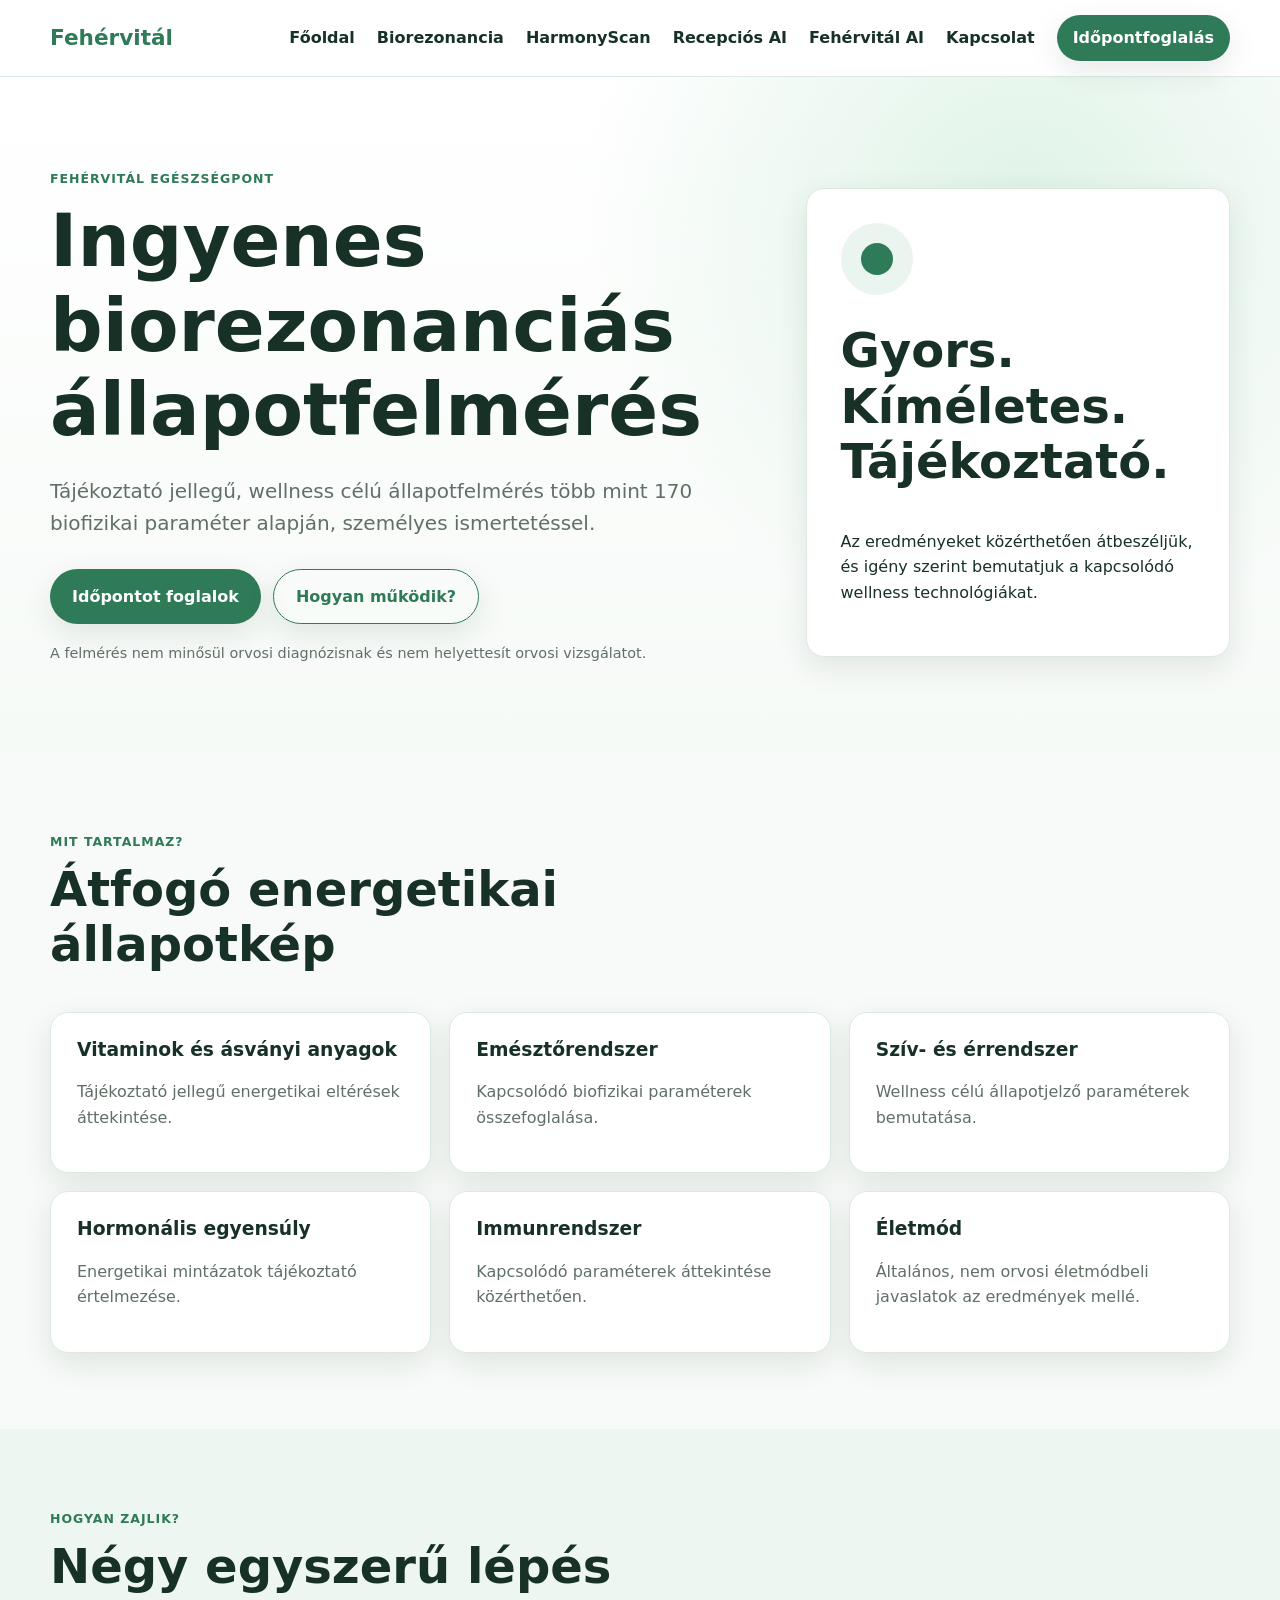
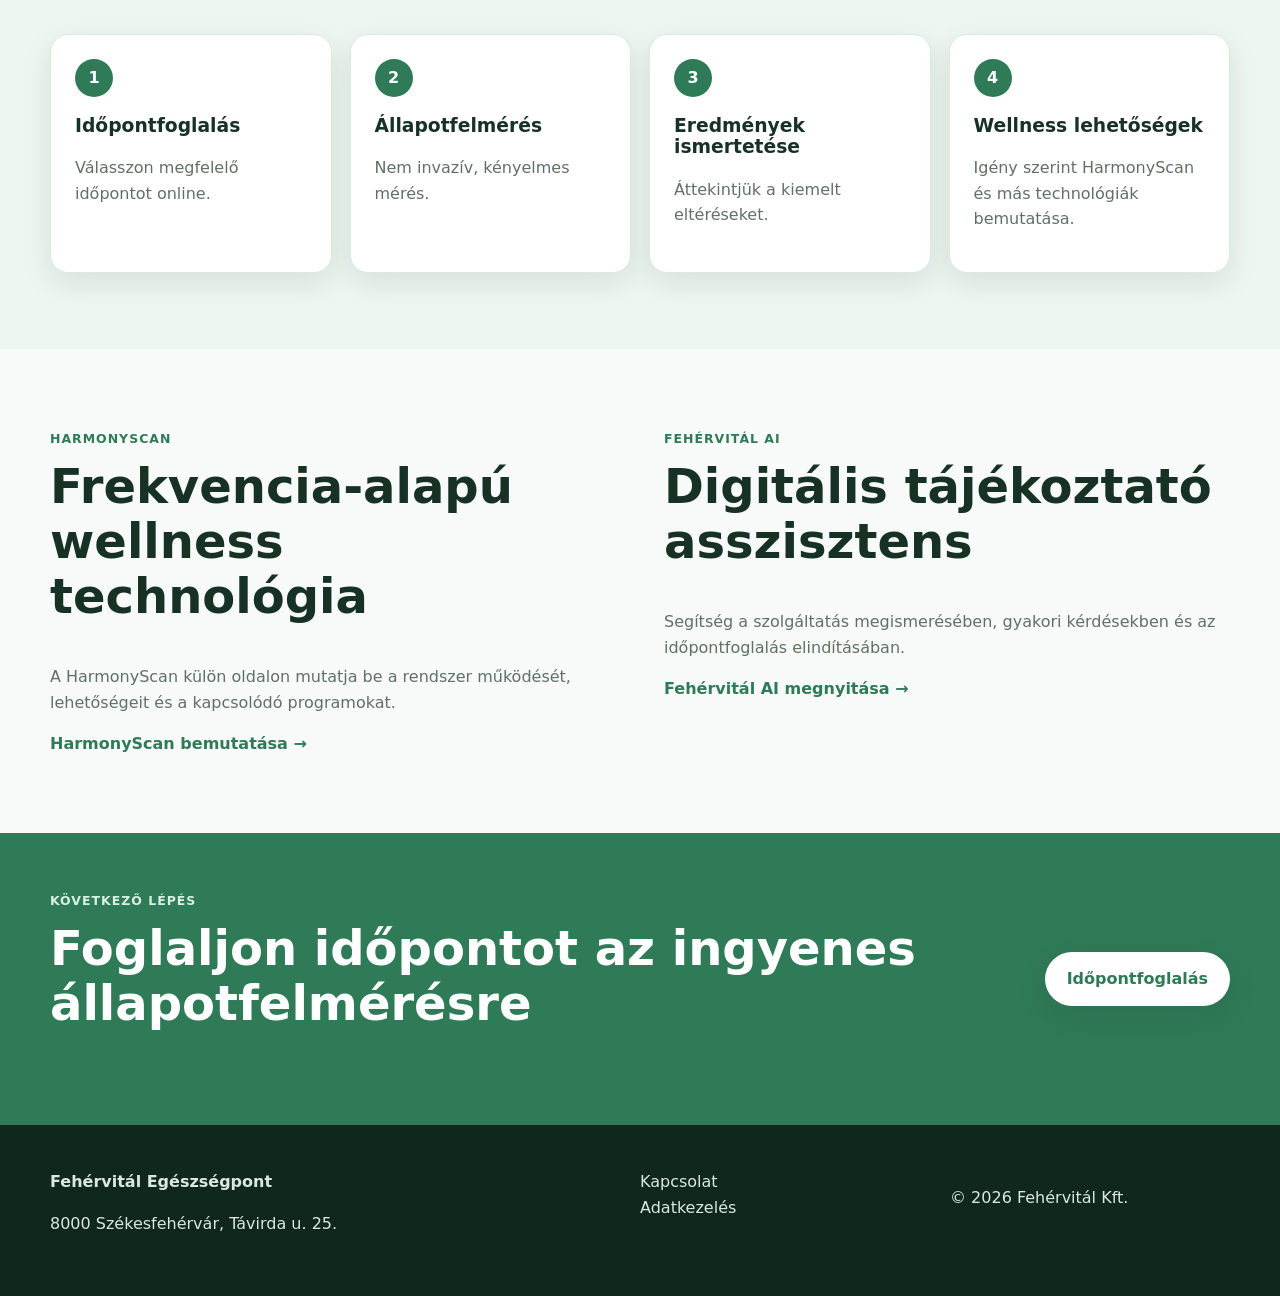
<file: index.html>
<!doctype html>
<html lang="hu">
<head>
  <meta charset="utf-8">
  <meta name="viewport" content="width=device-width, initial-scale=1">
  <meta name="robots" content="noindex, nofollow, noarchive">
  <meta name="googlebot" content="noindex, nofollow, noarchive">
  <title>Fehérvitál Egészségpont | Weboldalunk megújul</title>
  <meta name="description" content="A Fehérvitál Egészségpont weboldala jelenleg fejlesztés alatt áll.">
  <script>
    (function () {
      const protectedHosts = new Set(["fehervital.hu", "www.fehervital.hu"]);
      const hostname = window.location.hostname.toLowerCase().replace(/\.$/, "");
      if (!protectedHosts.has(hostname)) window.location.replace("preview.html");
    })();
  </script>
  <style>
    :root {
      --green: #2f8665;
      --green-dark: #103d30;
      --green-soft: #eaf6f0;
      --text: #16372d;
      --muted: #65736d;
      --white: #ffffff;
    }
    * { box-sizing: border-box; }
    html, body { min-height: 100%; }
    body {
      margin: 0;
      font-family: Inter, ui-sans-serif, system-ui, -apple-system, BlinkMacSystemFont, "Segoe UI", sans-serif;
      color: var(--text);
      background:
        radial-gradient(circle at 10% 10%, rgba(47, 134, 101, .14), transparent 34%),
        radial-gradient(circle at 90% 85%, rgba(47, 134, 101, .11), transparent 32%),
        #f8fbf9;
      display: grid;
      place-items: center;
      padding: 24px;
    }
    .page {
      width: min(880px, 100%);
      min-height: min(680px, calc(100vh - 48px));
      background: rgba(255,255,255,.95);
      border: 1px solid rgba(47,134,101,.16);
      border-radius: 30px;
      box-shadow: 0 28px 80px rgba(16,61,48,.12);
      overflow: hidden;
      display: grid;
      grid-template-rows: auto 1fr auto;
    }
    header {
      padding: 28px 34px;
      border-bottom: 1px solid rgba(47,134,101,.12);
      display: flex;
      align-items: center;
      justify-content: space-between;
      gap: 20px;
    }
    .brand { font-weight: 800; font-size: clamp(1.4rem, 4vw, 2rem); color: var(--green); }
    .status {
      display: inline-flex;
      align-items: center;
      gap: 9px;
      color: var(--green-dark);
      background: var(--green-soft);
      padding: 9px 14px;
      border-radius: 999px;
      font-weight: 700;
      font-size: .9rem;
    }
    .status::before {
      content: "";
      width: 9px;
      height: 9px;
      border-radius: 50%;
      background: var(--green);
      box-shadow: 0 0 0 6px rgba(47,134,101,.12);
    }
    main {
      padding: clamp(46px, 8vw, 84px) clamp(28px, 7vw, 76px);
      display: flex;
      align-items: center;
    }
    .content { max-width: 700px; }
    .eyebrow {
      display: inline-block;
      margin-bottom: 20px;
      text-transform: uppercase;
      letter-spacing: .13em;
      font-size: .8rem;
      font-weight: 800;
      color: var(--green);
    }
    h1 {
      margin: 0;
      max-width: 12ch;
      color: var(--green-dark);
      font-size: clamp(2.7rem, 8vw, 5.5rem);
      line-height: .98;
      letter-spacing: -.045em;
    }
    .lead {
      margin: 28px 0 0;
      max-width: 620px;
      color: var(--muted);
      font-size: clamp(1.05rem, 2.6vw, 1.35rem);
      line-height: 1.65;
    }
    .contact {
      margin-top: 34px;
      display: flex;
      flex-wrap: wrap;
      gap: 12px;
    }
    .contact a {
      display: inline-flex;
      align-items: center;
      justify-content: center;
      min-height: 48px;
      padding: 12px 18px;
      border: 1px solid rgba(47,134,101,.25);
      border-radius: 14px;
      color: var(--green-dark);
      background: var(--white);
      text-decoration: none;
      font-weight: 750;
    }
    .contact a:hover { border-color: var(--green); background: var(--green-soft); }
    footer {
      padding: 23px 34px;
      border-top: 1px solid rgba(47,134,101,.12);
      color: var(--muted);
      font-size: .92rem;
      display: flex;
      flex-wrap: wrap;
      justify-content: space-between;
      gap: 10px 24px;
    }
    @media (max-width: 620px) {
      body { padding: 0; background: #f8fbf9; }
      .page { min-height: 100vh; border-radius: 0; border: 0; }
      header, footer { padding-left: 24px; padding-right: 24px; }
      .status { font-size: .78rem; padding: 8px 11px; }
      main { padding-left: 24px; padding-right: 24px; }
      .contact { flex-direction: column; }
      .contact a { width: 100%; }
    }
  </style>
</head>
<body>
  <div class="page">
    <header>
      <div class="brand">Fehérvitál</div>
      <div class="status">Fejlesztés alatt</div>
    </header>

    <main>
      <div class="content">
        <span class="eyebrow">Fehérvitál Egészségpont</span>
        <h1>Weboldalunk megújul.</h1>
        <p class="lead">Jelenleg egy modernebb, átláthatóbb és könnyebben használható weboldalon dolgozunk. Köszönjük a türelmet — hamarosan újra elérhetőek leszünk.</p>
        <div class="contact" aria-label="Kapcsolat">
          <a href="tel:+36303353536">+36 30 335 3536</a>
          <a href="mailto:info@fehervital.hu">info@fehervital.hu</a>
        </div>
      </div>
    </main>

    <footer>
      <span>Fehérvitál Egészségpont</span>
      <span>8000 Székesfehérvár, Távirda u. 25.</span>
    </footer>
  </div>
</body>
</html>
</file>
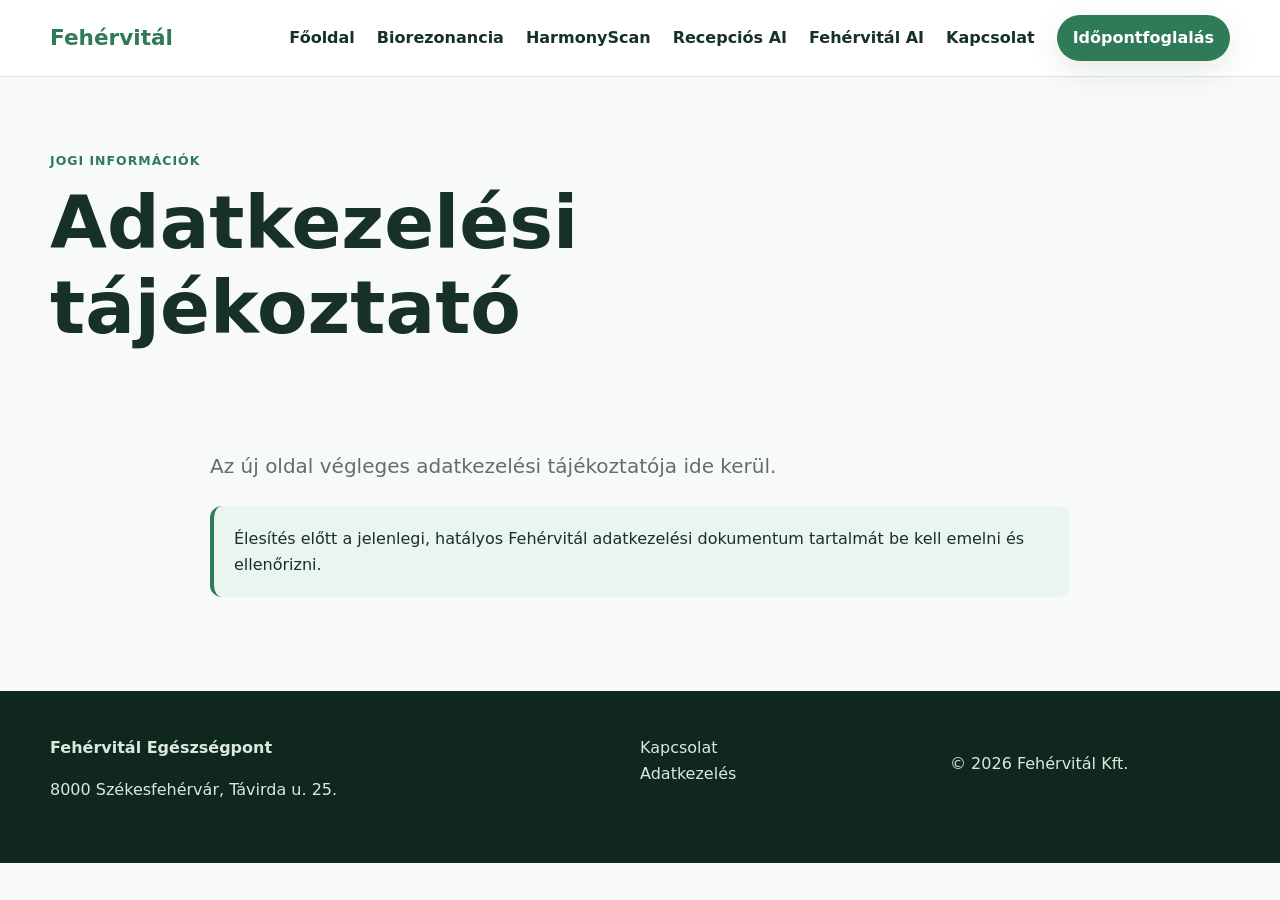
<file: adatkezeles.html>
<!doctype html>
<html lang="hu">
<head>
  <meta charset="utf-8"><meta name="viewport" content="width=device-width, initial-scale=1">
  <title>Adatkezelési tájékoztató | Fehérvitál</title>
  <link rel="stylesheet" href="assets/css/style.css">
</head>
<body>
<header class="site-header"><div class="container nav-wrap">
<a class="brand" href="index.html">Fehérvitál</a>
<button class="menu-toggle" aria-label="Menü megnyitása" aria-expanded="false">☰</button>
<nav class="nav" id="mainNav">
        <a href="preview.html">Főoldal</a>
        <a href="biorezonancia.html">Biorezonancia</a>
        <a href="harmonyscan.html">HarmonyScan</a>
        <a href="recepcios-ai.html">Recepciós AI</a>
        <a href="ai.html">Fehérvitál AI</a>
        <a href="kapcsolat.html">Kapcsolat</a>
        <a class="btn btn-small" href="https://recepciosai.hu/b/fehervital-egeszsegpont">Időpontfoglalás</a>
      </nav></div></header>
<main>
<section class="page-hero"><div class="container"><span class="eyebrow">Jogi információk</span><h1>Adatkezelési tájékoztató</h1></div></section>
<section class="content"><div class="container prose"><p class="lead">Az új oldal végleges adatkezelési tájékoztatója ide kerül.</p>
    <div class="info-box">Élesítés előtt a jelenlegi, hatályos Fehérvitál adatkezelési dokumentum tartalmát be kell emelni és ellenőrizni.</div></div></section>

<section class="section cms-content-section" aria-label="Szerkeszthető tartalom">
  <div class="container"><div id="cms-content" data-cms-page="adatkezeles"></div></div>
</section>
</main>
<footer class="footer"><div class="container footer-grid"><div><strong>Fehérvitál Egészségpont</strong><p>8000 Székesfehérvár, Távirda u. 25.</p></div><div><a href="kapcsolat.html">Kapcsolat</a><br><a href="adatkezeles.html">Adatkezelés</a></div><div><p>© 2026 Fehérvitál Kft.</p></div></div></footer>
<script src="assets/js/app.js"></script>
</body></html>
</file>
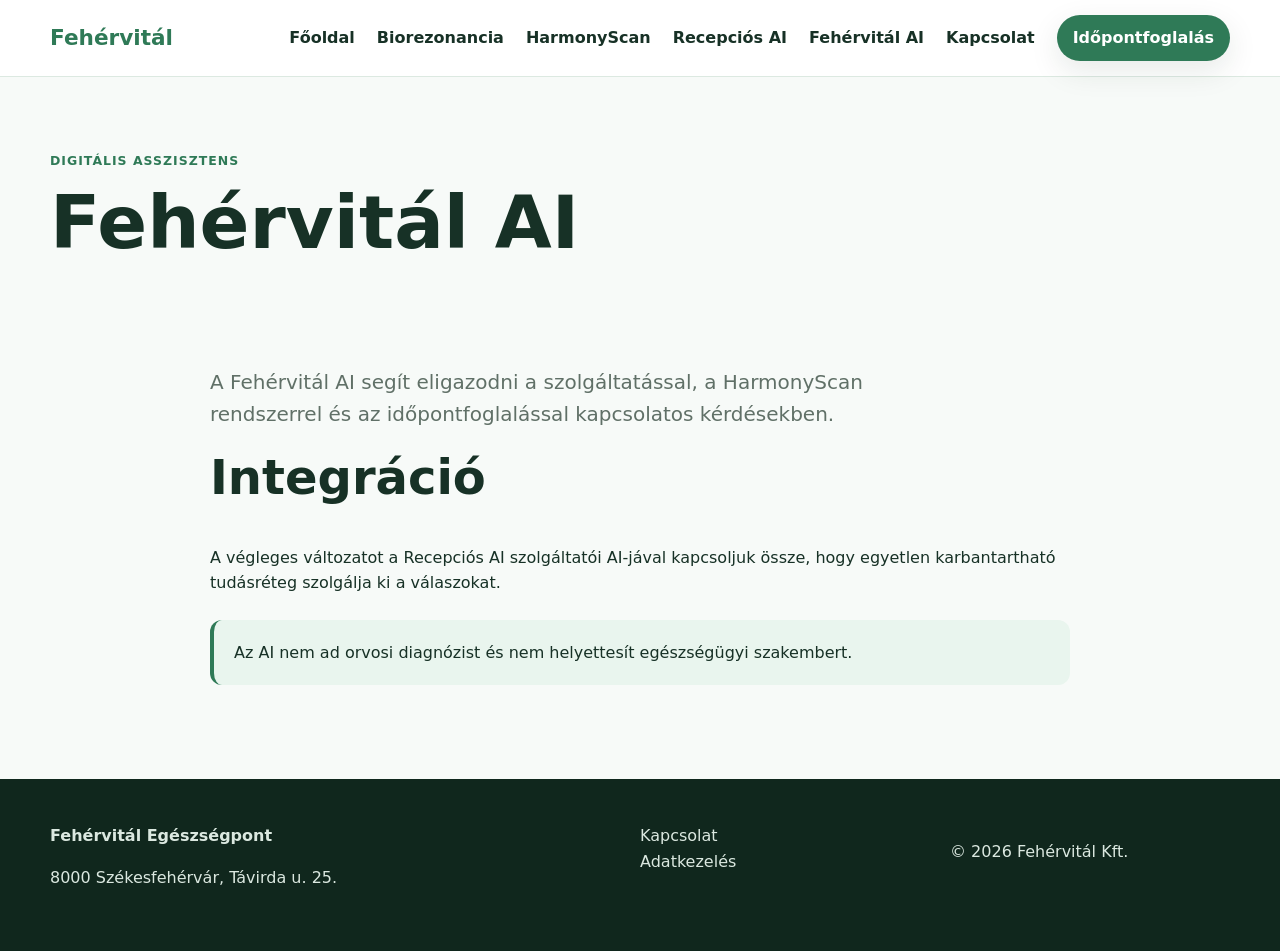
<file: ai.html>
<!doctype html>
<html lang="hu">
<head>
  <meta charset="utf-8"><meta name="viewport" content="width=device-width, initial-scale=1">
  <title>Fehérvitál AI | Fehérvitál</title>
  <link rel="stylesheet" href="assets/css/style.css">
</head>
<body>
<header class="site-header"><div class="container nav-wrap">
<a class="brand" href="index.html">Fehérvitál</a>
<button class="menu-toggle" aria-label="Menü megnyitása" aria-expanded="false">☰</button>
<nav class="nav" id="mainNav">
        <a href="preview.html">Főoldal</a>
        <a href="biorezonancia.html">Biorezonancia</a>
        <a href="harmonyscan.html">HarmonyScan</a>
        <a href="recepcios-ai.html">Recepciós AI</a>
        <a href="ai.html">Fehérvitál AI</a>
        <a href="kapcsolat.html">Kapcsolat</a>
        <a class="btn btn-small" href="https://recepciosai.hu/b/fehervital-egeszsegpont">Időpontfoglalás</a>
      </nav></div></header>
<main>
<section class="page-hero"><div class="container"><span class="eyebrow" data-cms-field="eyebrow">Digitális asszisztens</span><h1 data-cms-field="title">Fehérvitál AI</h1></div></section>
<section class="content"><div class="container prose"><p class="lead" data-cms-field="lead">A Fehérvitál AI segít eligazodni a szolgáltatással, a HarmonyScan rendszerrel és az időpontfoglalással kapcsolatos kérdésekben.</p>
    <h2 data-cms-field="h2_1">Integráció</h2><p data-cms-field="p_1">A végleges változatot a Recepciós AI szolgáltatói AI-jával kapcsoljuk össze, hogy egyetlen karbantartható tudásréteg szolgálja ki a válaszokat.</p>
    <div class="info-box" data-cms-field="info">Az AI nem ad orvosi diagnózist és nem helyettesít egészségügyi szakembert.</div></div></section>

    <section class="section cms-content-section" aria-label="Szerkeszthető tartalom">
      <div class="container">
        <div id="cms-content" data-cms-page="ai"></div>
      </div>
    </section>
  </main>
<footer class="footer"><div class="container footer-grid"><div><strong>Fehérvitál Egészségpont</strong><p>8000 Székesfehérvár, Távirda u. 25.</p></div><div><a href="kapcsolat.html">Kapcsolat</a><br><a href="adatkezeles.html">Adatkezelés</a></div><div><p>© 2026 Fehérvitál Kft.</p></div></div></footer>
<script src="assets/js/app.js"></script>
</body></html>
</file>
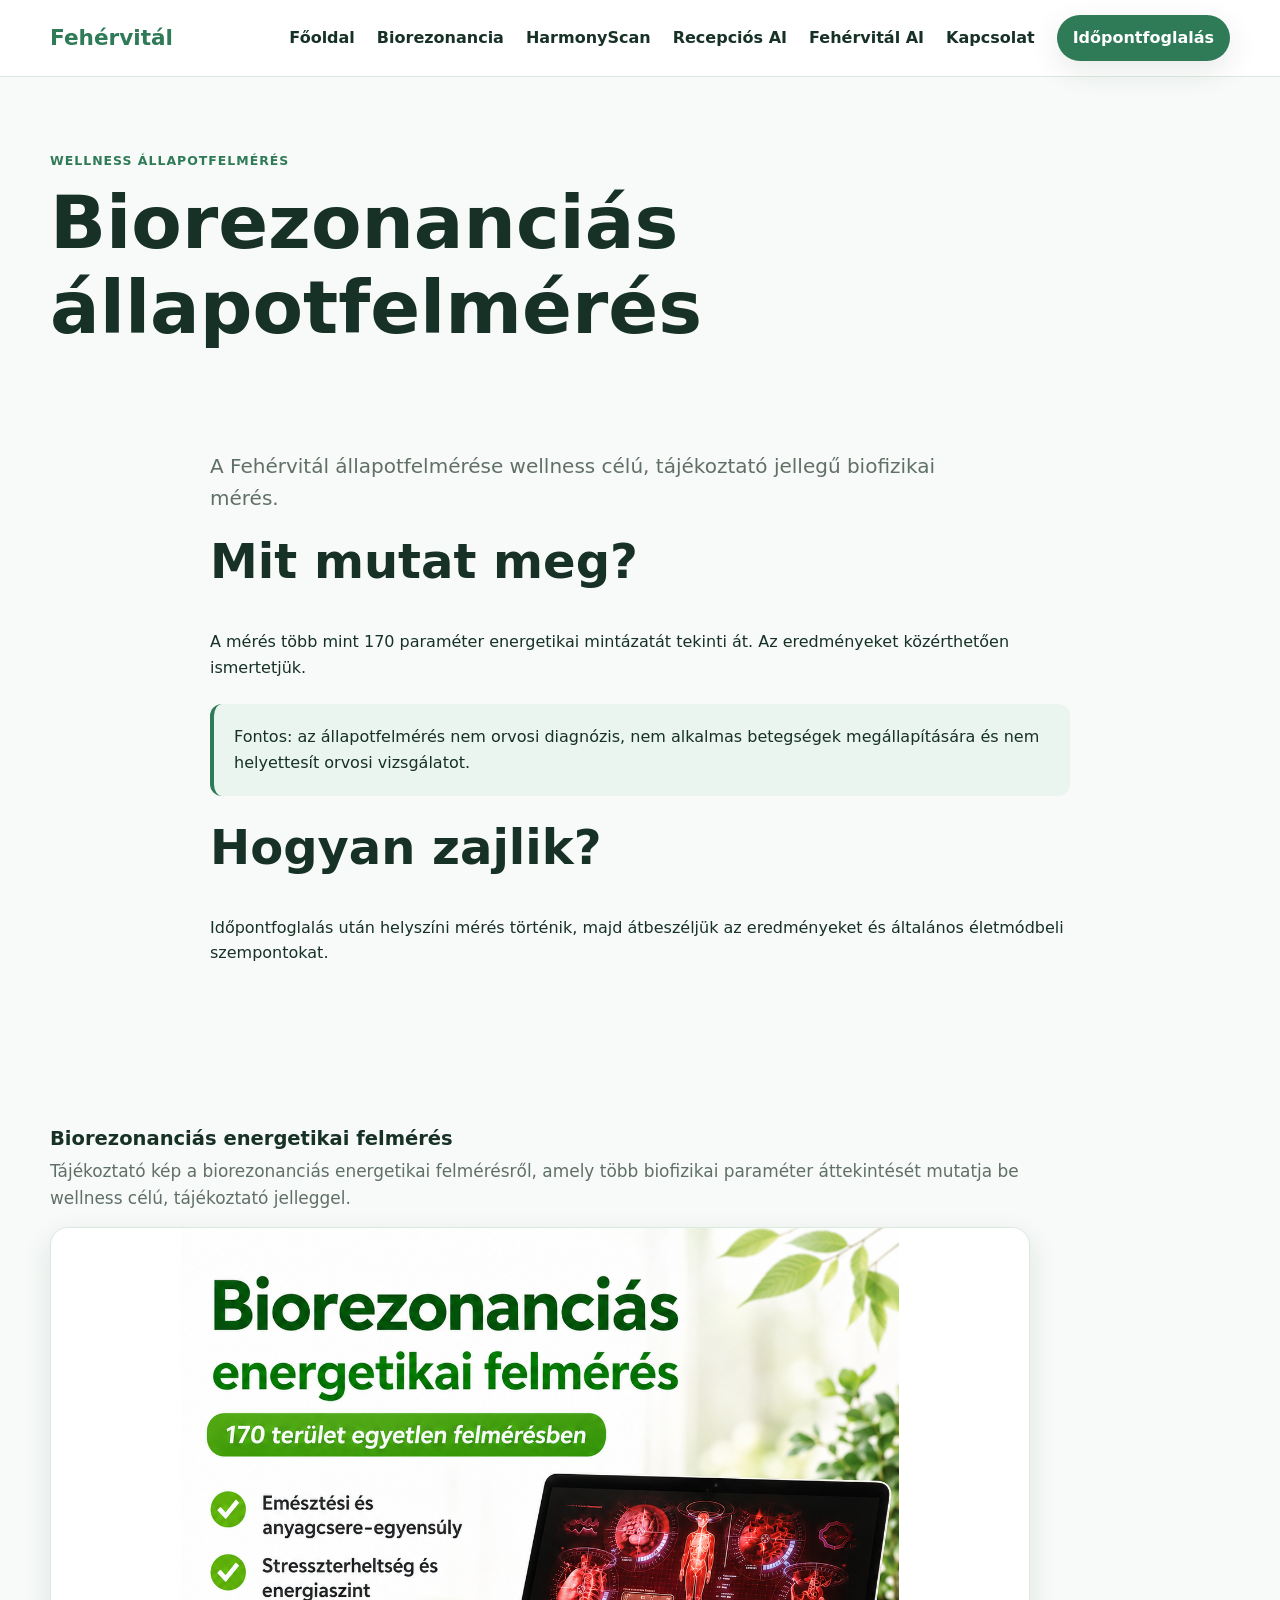
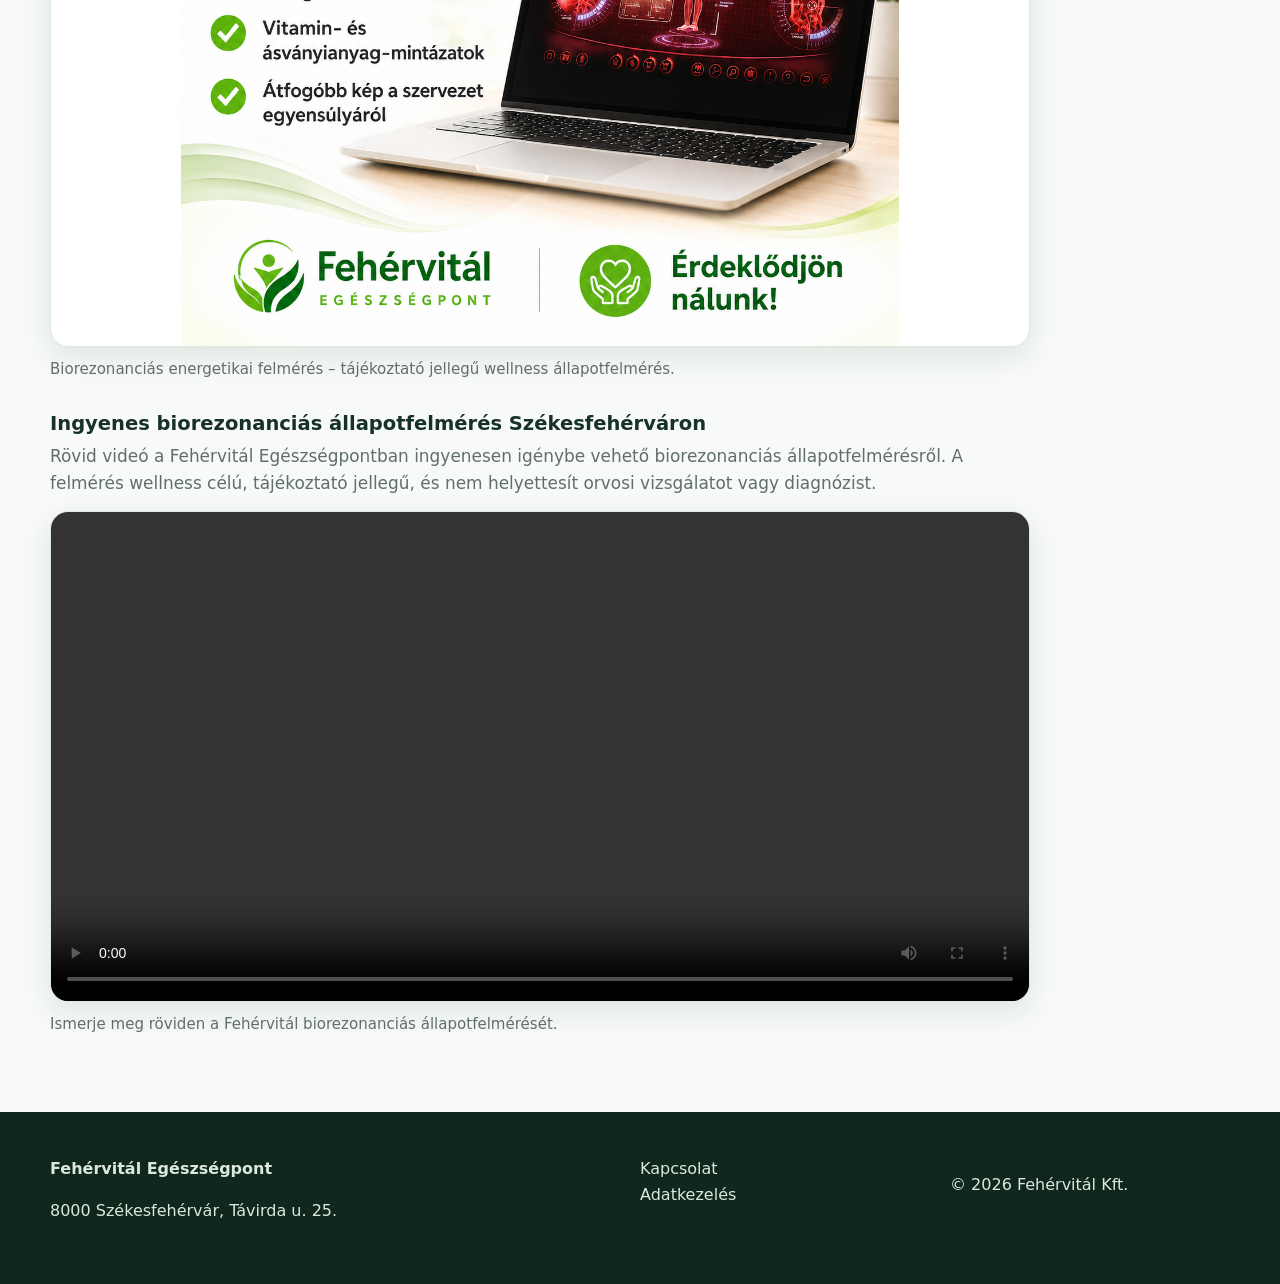
<file: biorezonancia.html>
<!doctype html>
<html lang="hu">
<head>
  <meta charset="utf-8"><meta name="viewport" content="width=device-width, initial-scale=1">
  <title>Biorezonanciás állapotfelmérés | Fehérvitál</title>
  <link rel="stylesheet" href="assets/css/style.css">
</head>
<body>
<header class="site-header"><div class="container nav-wrap">
<a class="brand" href="index.html">Fehérvitál</a>
<button class="menu-toggle" aria-label="Menü megnyitása" aria-expanded="false">☰</button>
<nav class="nav" id="mainNav">
        <a href="preview.html">Főoldal</a>
        <a href="biorezonancia.html">Biorezonancia</a>
        <a href="harmonyscan.html">HarmonyScan</a>
        <a href="recepcios-ai.html">Recepciós AI</a>
        <a href="ai.html">Fehérvitál AI</a>
        <a href="kapcsolat.html">Kapcsolat</a>
        <a class="btn btn-small" href="https://recepciosai.hu/b/fehervital-egeszsegpont">Időpontfoglalás</a>
      </nav></div></header>
<main>
<section class="page-hero"><div class="container"><span class="eyebrow" data-cms-field="eyebrow">Wellness állapotfelmérés</span><h1 data-cms-field="title">Biorezonanciás állapotfelmérés</h1></div></section>
<section class="content"><div class="container prose"><p class="lead" data-cms-field="lead">A Fehérvitál állapotfelmérése wellness célú, tájékoztató jellegű biofizikai mérés.</p>
    <h2 data-cms-field="h2_1">Mit mutat meg?</h2><p data-cms-field="p_1">A mérés több mint 170 paraméter energetikai mintázatát tekinti át. Az eredményeket közérthetően ismertetjük.</p>
    <div class="info-box" data-cms-field="important">Fontos: az állapotfelmérés nem orvosi diagnózis, nem alkalmas betegségek megállapítására és nem helyettesít orvosi vizsgálatot.</div>
    <h2 data-cms-field="h2_2">Hogyan zajlik?</h2><p data-cms-field="p_2">Időpontfoglalás után helyszíni mérés történik, majd átbeszéljük az eredményeket és általános életmódbeli szempontokat.</p></div></section>

    <section class="section cms-content-section" aria-label="Szerkeszthető tartalom">
      <div class="container">
        <div id="cms-content" data-cms-page="biorezonancia"></div>
      </div>
    </section>
  </main>
<footer class="footer"><div class="container footer-grid"><div><strong>Fehérvitál Egészségpont</strong><p>8000 Székesfehérvár, Távirda u. 25.</p></div><div><a href="kapcsolat.html">Kapcsolat</a><br><a href="adatkezeles.html">Adatkezelés</a></div><div><p>© 2026 Fehérvitál Kft.</p></div></div></footer>
<script src="assets/js/app.js"></script>
</body></html>
</file>
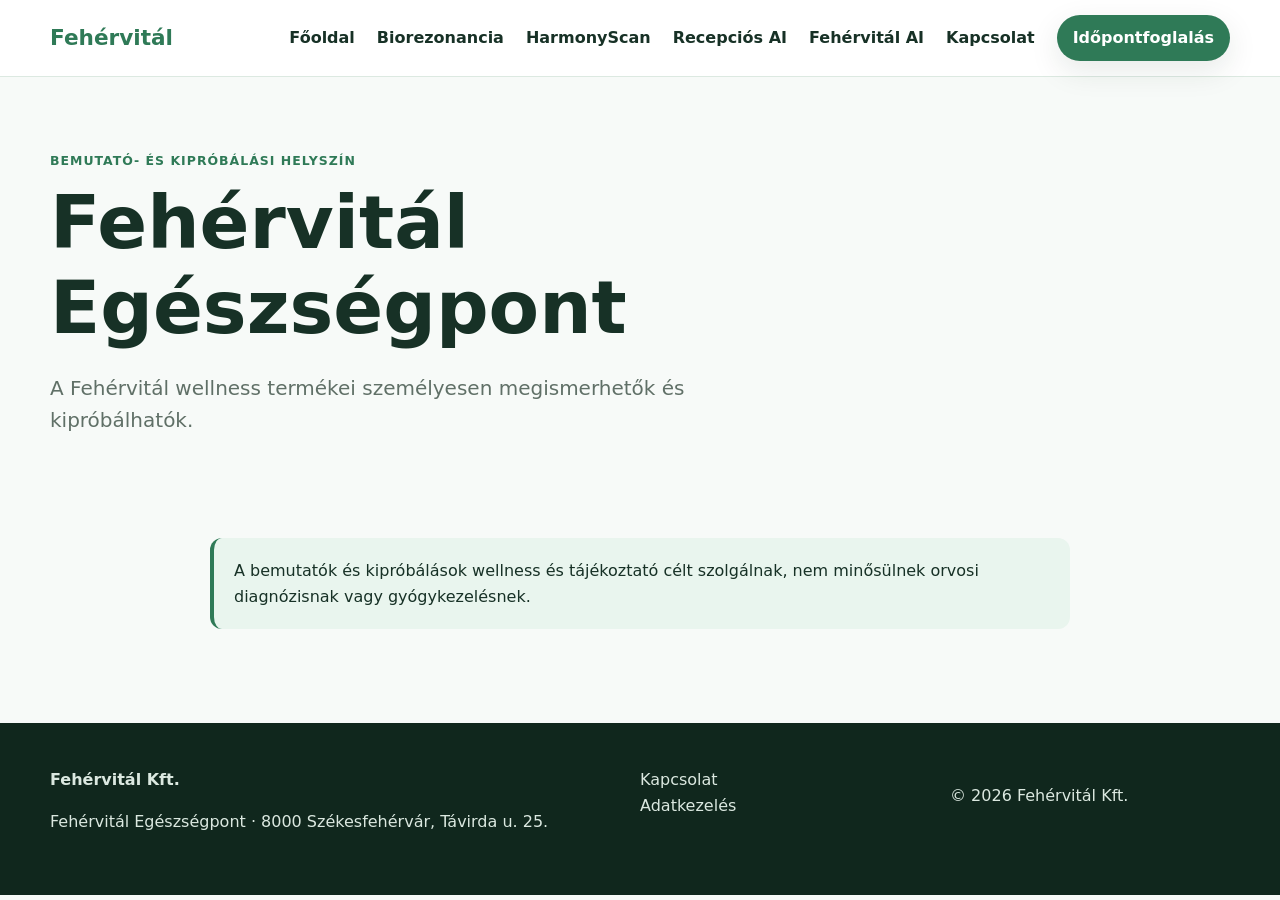
<file: egeszsegpont.html>
<!doctype html><html lang="hu"><head><meta charset="utf-8"><meta name="viewport" content="width=device-width, initial-scale=1"><title>Fehérvitál Egészségpont | Fehérvitál</title><link rel="stylesheet" href="assets/css/style.css"></head><body><header class="site-header"><div class="container nav-wrap"><a class="brand" href="preview.html">Fehérvitál</a><button class="menu-toggle" aria-label="Menü megnyitása" aria-expanded="false">☰</button><nav class="nav" id="mainNav">
        <a href="preview.html">Főoldal</a>
        <a href="biorezonancia.html">Biorezonancia</a>
        <a href="harmonyscan.html">HarmonyScan</a>
        <a href="recepcios-ai.html">Recepciós AI</a>
        <a href="ai.html">Fehérvitál AI</a>
        <a href="kapcsolat.html">Kapcsolat</a>
        <a class="btn btn-small" href="https://recepciosai.hu/b/fehervital-egeszsegpont">Időpontfoglalás</a>
      </nav></div></header><main><section class="page-hero"><div class="container"><span class="eyebrow" data-cms-field="eyebrow">Bemutató- és kipróbálási helyszín</span><h1 data-cms-field="title">Fehérvitál Egészségpont</h1><p class="lead" data-cms-field="lead">A Fehérvitál Egészségpontban a Fehérvitál wellness termékei személyesen megismerhetők, ingyenesen kipróbálhatók, illetve az adott lehetőség szerint kedvezményesen tesztelhetők.</p></div></section><section class="content"><div class="container prose"><div class="info-box">A bemutatók és kipróbálások wellness és tájékoztató célt szolgálnak, nem minősülnek orvosi diagnózisnak vagy gyógykezelésnek.</div></div></section><section class="section cms-content-section" aria-label="Szerkeszthető tartalom"><div class="container"><div id="cms-content" data-cms-page="egeszsegpont"></div></div></section></main><footer class="footer"><div class="container footer-grid"><div><strong>Fehérvitál Kft.</strong><p>Fehérvitál Egészségpont · 8000 Székesfehérvár, Távirda u. 25.</p></div><div><a href="kapcsolat.html">Kapcsolat</a><br><a href="adatkezeles.html">Adatkezelés</a></div><div><p>© 2026 Fehérvitál Kft.</p></div></div></footer><script src="assets/js/app.js"></script></body></html>
</file>
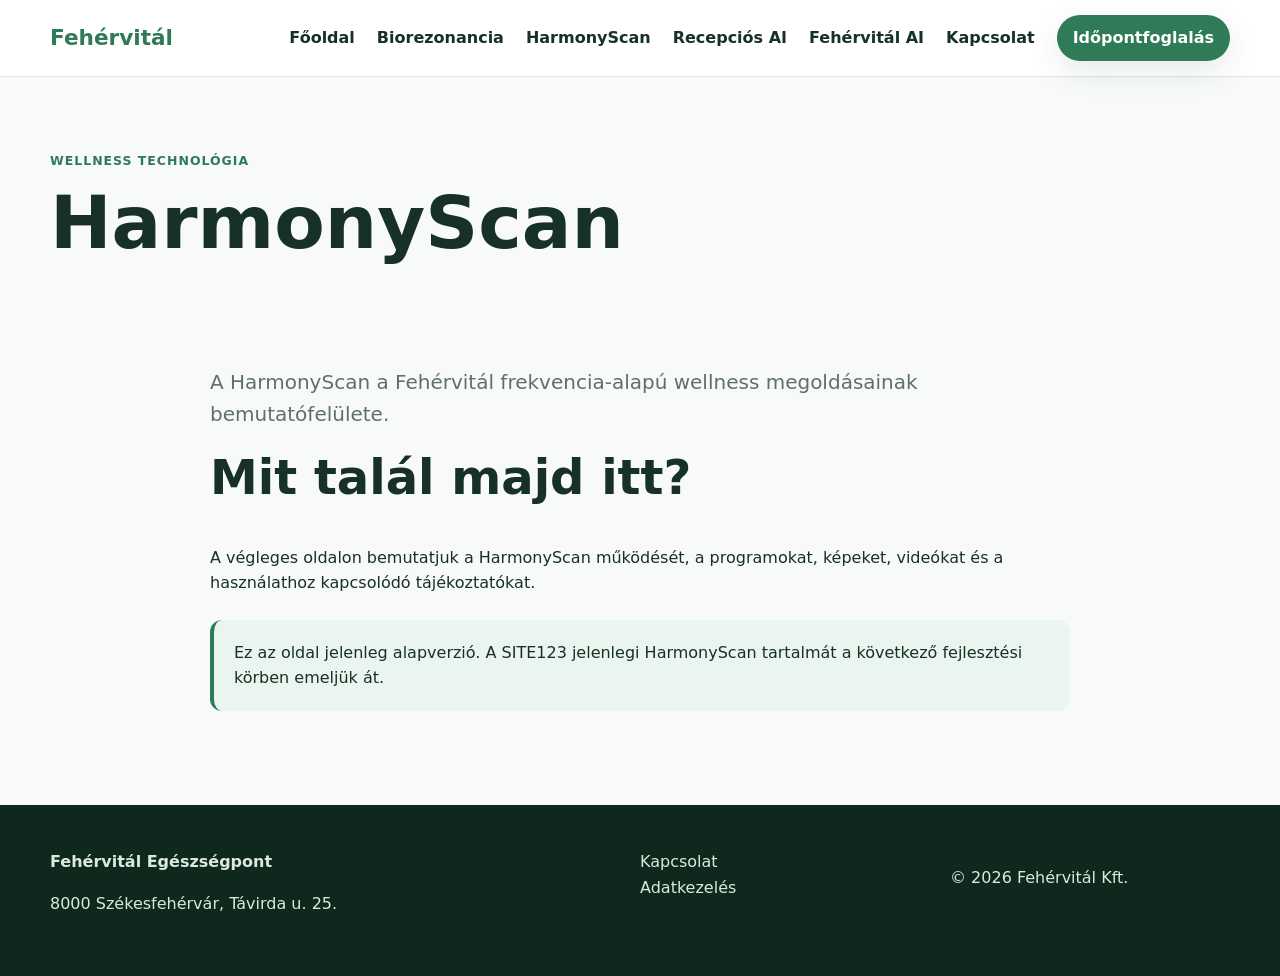
<file: harmonyscan.html>
<!doctype html>
<html lang="hu">
<head>
  <meta charset="utf-8"><meta name="viewport" content="width=device-width, initial-scale=1">
  <title>HarmonyScan | Fehérvitál</title>
  <link rel="stylesheet" href="assets/css/style.css">
</head>
<body>
<header class="site-header"><div class="container nav-wrap">
<a class="brand" href="index.html">Fehérvitál</a>
<button class="menu-toggle" aria-label="Menü megnyitása" aria-expanded="false">☰</button>
<nav class="nav" id="mainNav">
        <a href="preview.html">Főoldal</a>
        <a href="biorezonancia.html">Biorezonancia</a>
        <a href="harmonyscan.html">HarmonyScan</a>
        <a href="recepcios-ai.html">Recepciós AI</a>
        <a href="ai.html">Fehérvitál AI</a>
        <a href="kapcsolat.html">Kapcsolat</a>
        <a class="btn btn-small" href="https://recepciosai.hu/b/fehervital-egeszsegpont">Időpontfoglalás</a>
      </nav></div></header>
<main>
<section class="page-hero"><div class="container"><span class="eyebrow" data-cms-field="eyebrow">Wellness technológia</span><h1 data-cms-field="title">HarmonyScan</h1></div></section>
<section class="content"><div class="container prose"><p class="lead" data-cms-field="lead">A HarmonyScan a Fehérvitál frekvencia-alapú wellness megoldásainak bemutatófelülete.</p>
    <h2 data-cms-field="h2_1">Mit talál majd itt?</h2><p data-cms-field="p_1">A végleges oldalon bemutatjuk a HarmonyScan működését, a programokat, képeket, videókat és a használathoz kapcsolódó tájékoztatókat.</p>
    <div class="info-box" data-cms-field="info">Ez az oldal jelenleg alapverzió. A SITE123 jelenlegi HarmonyScan tartalmát a következő fejlesztési körben emeljük át.</div></div></section>

    <section class="section cms-content-section" aria-label="Szerkeszthető tartalom">
      <div class="container">
        <div id="cms-content" data-cms-page="harmonyscan"></div>
      </div>
    </section>
  </main>
<footer class="footer"><div class="container footer-grid"><div><strong>Fehérvitál Egészségpont</strong><p>8000 Székesfehérvár, Távirda u. 25.</p></div><div><a href="kapcsolat.html">Kapcsolat</a><br><a href="adatkezeles.html">Adatkezelés</a></div><div><p>© 2026 Fehérvitál Kft.</p></div></div></footer>
<script src="assets/js/app.js"></script>
</body></html>
</file>
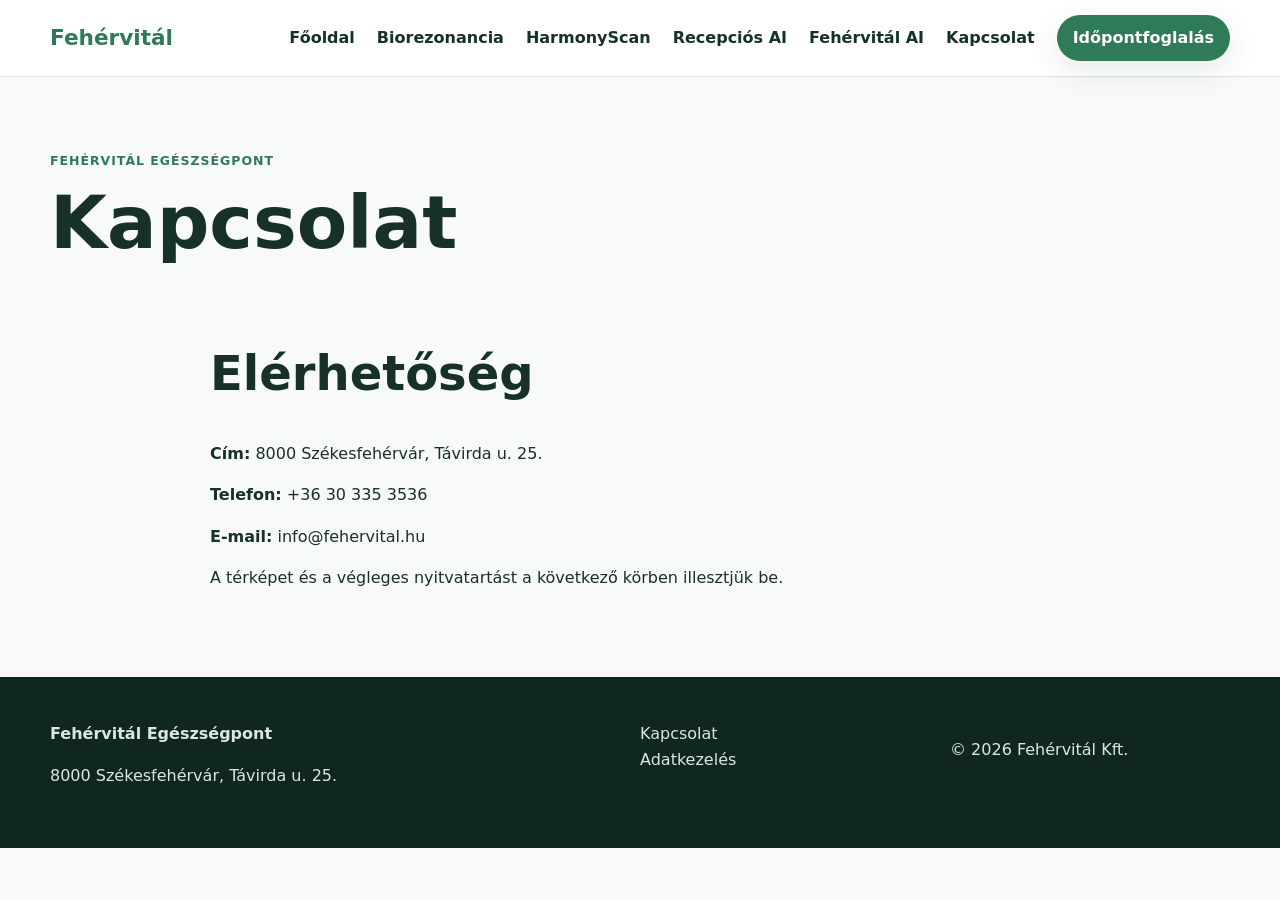
<file: kapcsolat.html>
<!doctype html>
<html lang="hu">
<head>
  <meta charset="utf-8"><meta name="viewport" content="width=device-width, initial-scale=1">
  <title>Kapcsolat | Fehérvitál</title>
  <link rel="stylesheet" href="assets/css/style.css">
</head>
<body>
<header class="site-header"><div class="container nav-wrap">
<a class="brand" href="index.html">Fehérvitál</a>
<button class="menu-toggle" aria-label="Menü megnyitása" aria-expanded="false">☰</button>
<nav class="nav" id="mainNav">
        <a href="preview.html">Főoldal</a>
        <a href="biorezonancia.html">Biorezonancia</a>
        <a href="harmonyscan.html">HarmonyScan</a>
        <a href="recepcios-ai.html">Recepciós AI</a>
        <a href="ai.html">Fehérvitál AI</a>
        <a href="kapcsolat.html">Kapcsolat</a>
        <a class="btn btn-small" href="https://recepciosai.hu/b/fehervital-egeszsegpont">Időpontfoglalás</a>
      </nav></div></header>
<main>
<section class="page-hero"><div class="container"><span class="eyebrow" data-cms-field="eyebrow">Fehérvitál Egészségpont</span><h1 data-cms-field="title">Kapcsolat</h1></div></section>
<section class="content"><div class="container prose"><h2 data-cms-field="h2_1">Elérhetőség</h2>
    <p><strong>Cím:</strong> <span data-cms-contact="address">8000 Székesfehérvár, Távirda u. 25.</span></p>
    <p><strong>Telefon:</strong> <a data-cms-contact="phone" href="tel:+36303353536">+36 30 335 3536</a></p>
    <p><strong>E-mail:</strong> <a data-cms-contact="email" href="mailto:info@fehervital.hu">info@fehervital.hu</a></p>
    <p data-cms-field="note">A térképet és a végleges nyitvatartást a következő körben illesztjük be.</p></div></section>

    <section class="section cms-content-section" aria-label="Szerkeszthető tartalom">
      <div class="container">
        <div id="cms-content" data-cms-page="kapcsolat"></div>
      </div>
    </section>
  </main>
<footer class="footer"><div class="container footer-grid"><div><strong>Fehérvitál Egészségpont</strong><p>8000 Székesfehérvár, Távirda u. 25.</p></div><div><a href="kapcsolat.html">Kapcsolat</a><br><a href="adatkezeles.html">Adatkezelés</a></div><div><p>© 2026 Fehérvitál Kft.</p></div></div></footer>
<script src="assets/js/app.js"></script>
</body></html>
</file>
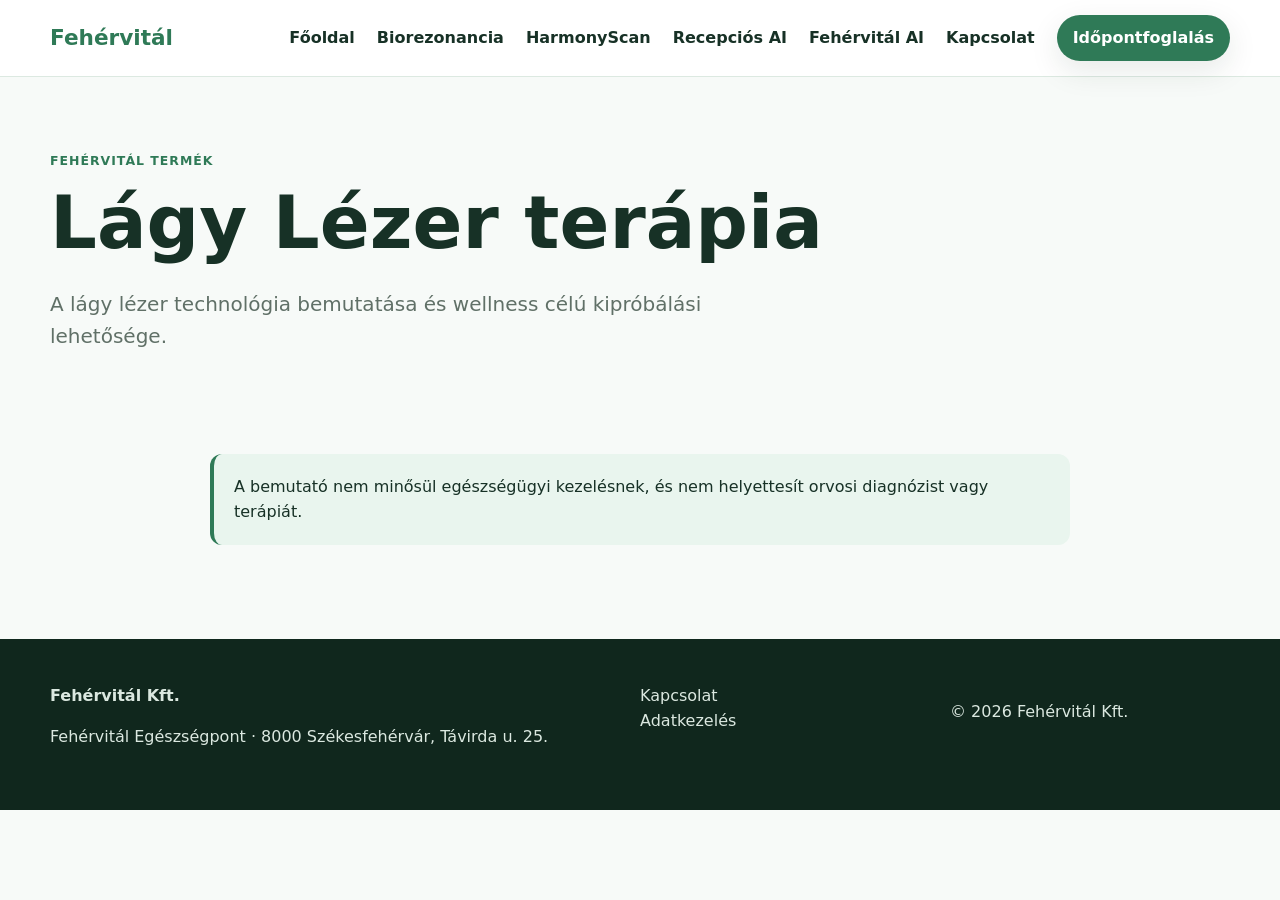
<file: lagy-lezer.html>
<!doctype html><html lang="hu"><head><meta charset="utf-8"><meta name="viewport" content="width=device-width, initial-scale=1"><title>Lágy Lézer terápia | Fehérvitál</title><link rel="stylesheet" href="assets/css/style.css"></head><body><header class="site-header"><div class="container nav-wrap"><a class="brand" href="preview.html">Fehérvitál</a><button class="menu-toggle" aria-label="Menü megnyitása" aria-expanded="false">☰</button><nav class="nav" id="mainNav">
        <a href="preview.html">Főoldal</a>
        <a href="biorezonancia.html">Biorezonancia</a>
        <a href="harmonyscan.html">HarmonyScan</a>
        <a href="recepcios-ai.html">Recepciós AI</a>
        <a href="ai.html">Fehérvitál AI</a>
        <a href="kapcsolat.html">Kapcsolat</a>
        <a class="btn btn-small" href="https://recepciosai.hu/b/fehervital-egeszsegpont">Időpontfoglalás</a>
      </nav></div></header><main><section class="page-hero"><div class="container"><span class="eyebrow" data-cms-field="eyebrow">Fehérvitál termék</span><h1 data-cms-field="title">Lágy Lézer terápia</h1><p class="lead" data-cms-field="lead">A lágy lézer technológia bemutatása és wellness célú kipróbálási lehetősége a Fehérvitál Egészségpontban.</p></div></section><section class="content"><div class="container prose"><div class="info-box">A bemutató nem minősül egészségügyi kezelésnek, és nem helyettesít orvosi diagnózist vagy terápiát.</div></div></section><section class="section cms-content-section" aria-label="Szerkeszthető tartalom"><div class="container"><div id="cms-content" data-cms-page="lagy_lezer"></div></div></section></main><footer class="footer"><div class="container footer-grid"><div><strong>Fehérvitál Kft.</strong><p>Fehérvitál Egészségpont · 8000 Székesfehérvár, Távirda u. 25.</p></div><div><a href="kapcsolat.html">Kapcsolat</a><br><a href="adatkezeles.html">Adatkezelés</a></div><div><p>© 2026 Fehérvitál Kft.</p></div></div></footer><script src="assets/js/app.js"></script></body></html>
</file>
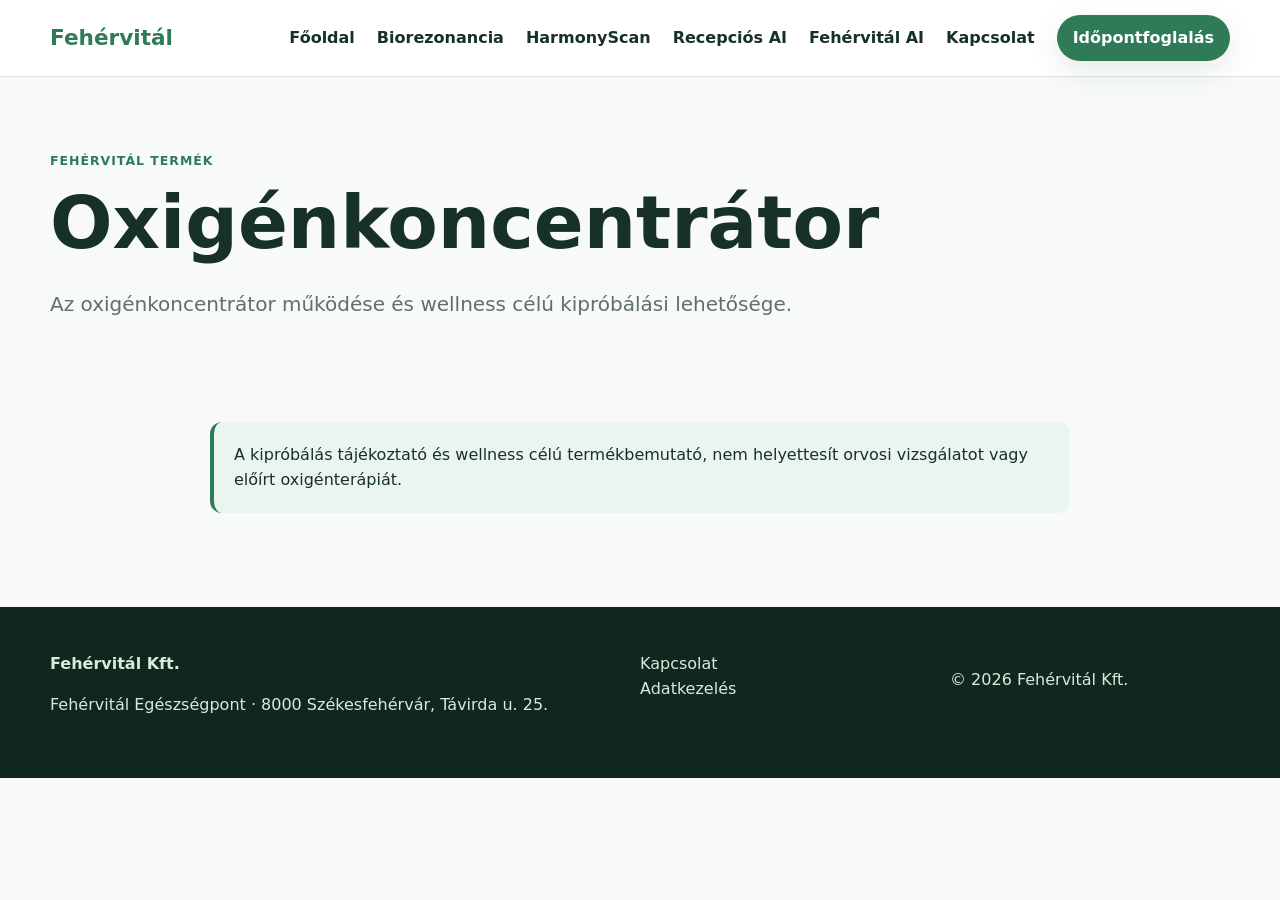
<file: oxigenkoncentrator.html>
<!doctype html><html lang="hu"><head><meta charset="utf-8"><meta name="viewport" content="width=device-width, initial-scale=1"><title>Oxigénkoncentrátor | Fehérvitál</title><link rel="stylesheet" href="assets/css/style.css"></head><body><header class="site-header"><div class="container nav-wrap"><a class="brand" href="preview.html">Fehérvitál</a><button class="menu-toggle" aria-label="Menü megnyitása" aria-expanded="false">☰</button><nav class="nav" id="mainNav">
        <a href="preview.html">Főoldal</a>
        <a href="biorezonancia.html">Biorezonancia</a>
        <a href="harmonyscan.html">HarmonyScan</a>
        <a href="recepcios-ai.html">Recepciós AI</a>
        <a href="ai.html">Fehérvitál AI</a>
        <a href="kapcsolat.html">Kapcsolat</a>
        <a class="btn btn-small" href="https://recepciosai.hu/b/fehervital-egeszsegpont">Időpontfoglalás</a>
      </nav></div></header><main><section class="page-hero"><div class="container"><span class="eyebrow" data-cms-field="eyebrow">Fehérvitál termék</span><h1 data-cms-field="title">Oxigénkoncentrátor</h1><p class="lead" data-cms-field="lead">Az oxigénkoncentrátor működése és wellness célú kipróbálási lehetősége a Fehérvitál Egészségpontban.</p></div></section><section class="content"><div class="container prose"><div class="info-box">A kipróbálás tájékoztató és wellness célú termékbemutató, nem helyettesít orvosi vizsgálatot vagy előírt oxigénterápiát.</div></div></section><section class="section cms-content-section" aria-label="Szerkeszthető tartalom"><div class="container"><div id="cms-content" data-cms-page="oxigenkoncentrator"></div></div></section></main><footer class="footer"><div class="container footer-grid"><div><strong>Fehérvitál Kft.</strong><p>Fehérvitál Egészségpont · 8000 Székesfehérvár, Távirda u. 25.</p></div><div><a href="kapcsolat.html">Kapcsolat</a><br><a href="adatkezeles.html">Adatkezelés</a></div><div><p>© 2026 Fehérvitál Kft.</p></div></div></footer><script src="assets/js/app.js"></script></body></html>
</file>
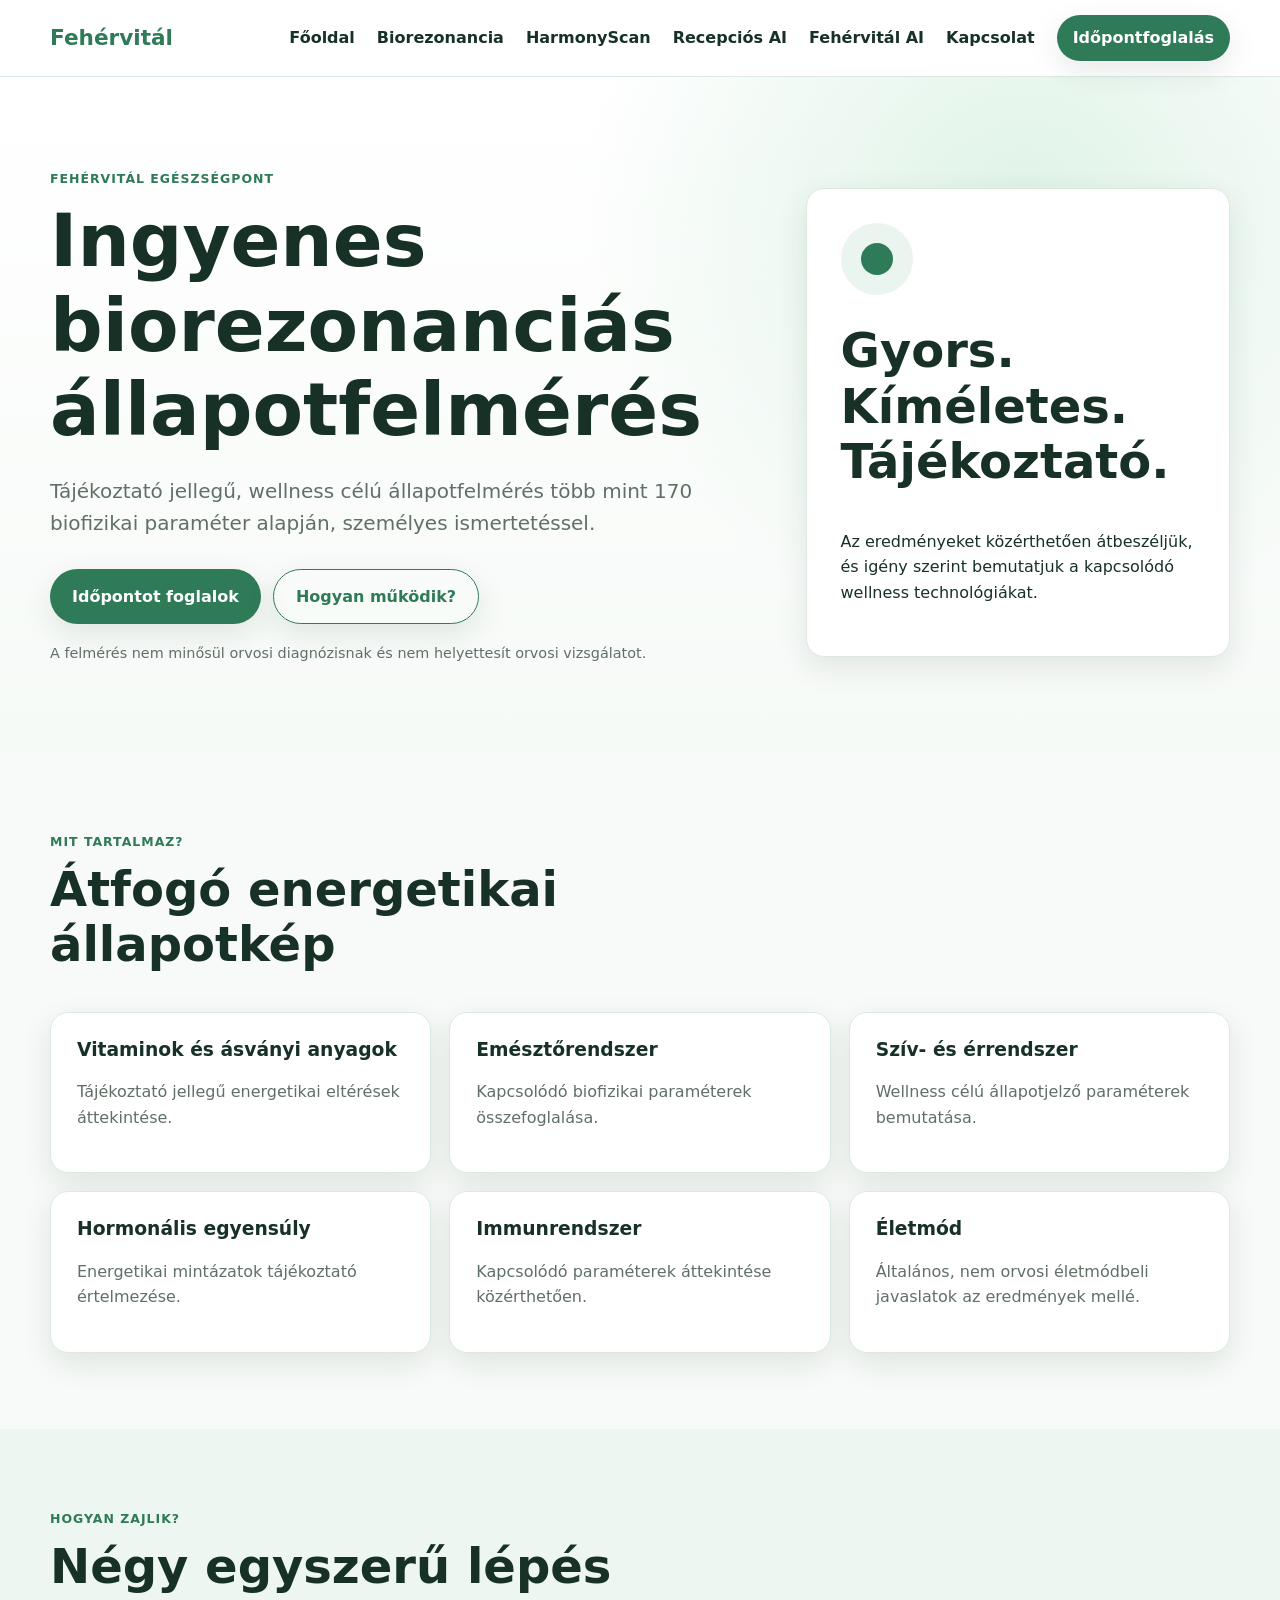
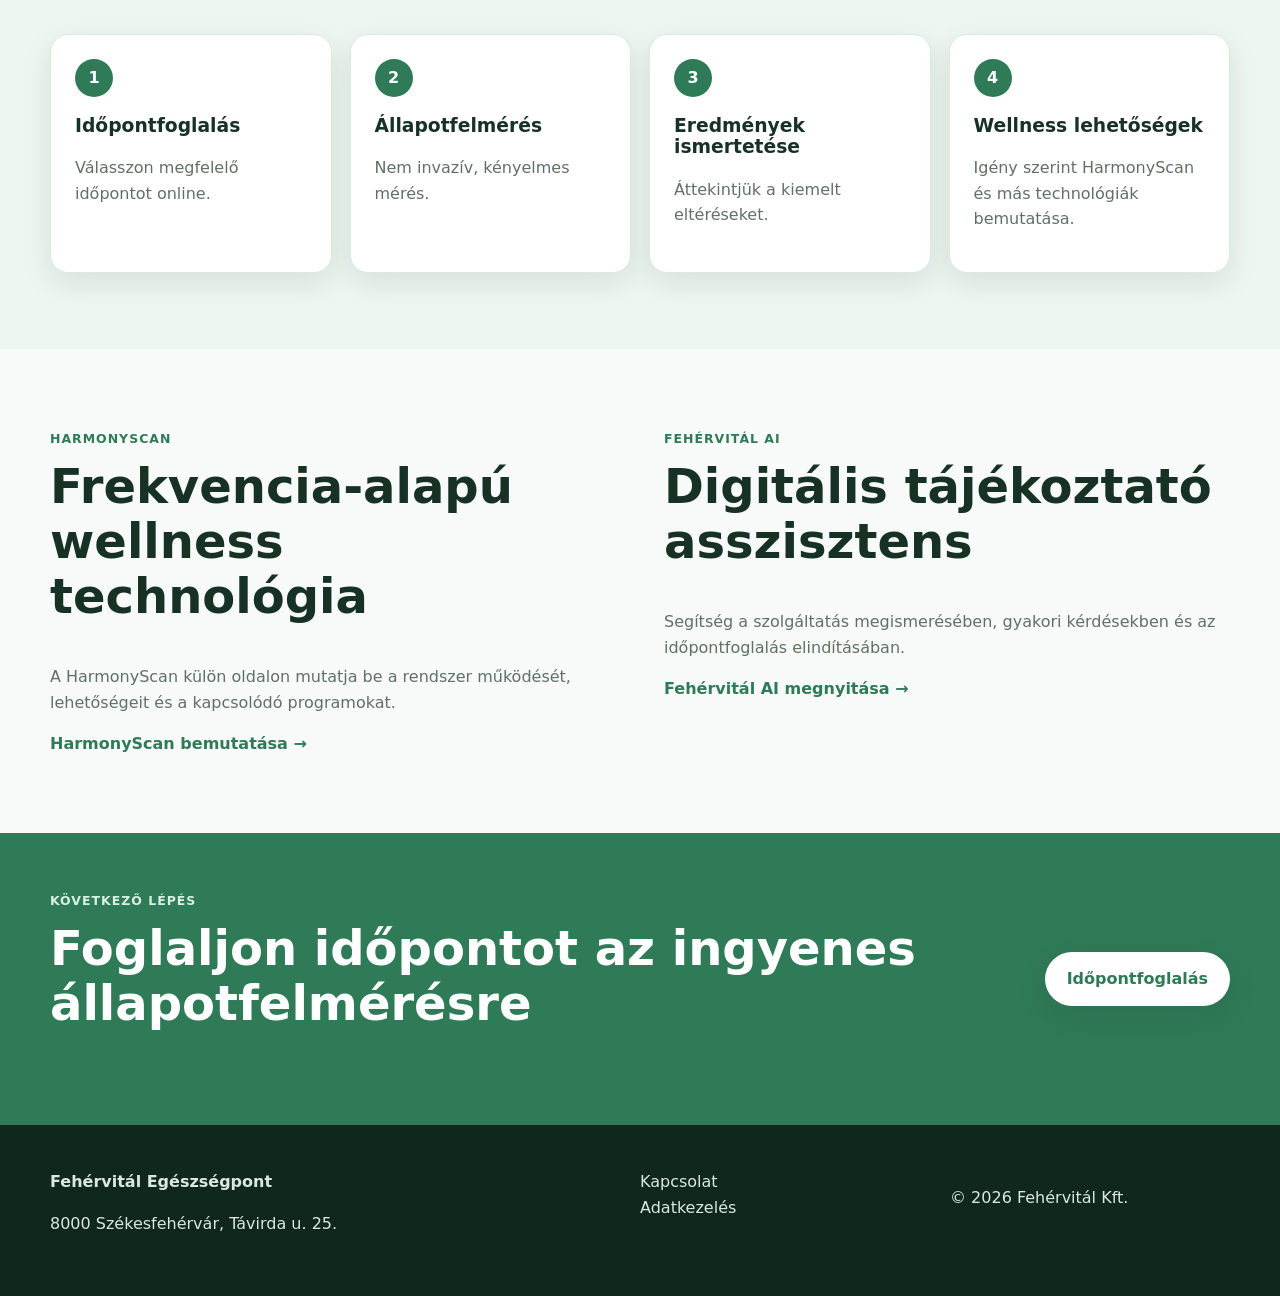
<file: preview.html>
<!doctype html>
<html lang="hu">
<head>
  <meta charset="utf-8">
  <meta name="viewport" content="width=device-width, initial-scale=1">
  <meta name="robots" content="noindex, nofollow, noarchive">
  <meta name="googlebot" content="noindex, nofollow, noarchive">
  <title>Fehérvitál Egészségpont | Biorezonanciás állapotfelmérés</title>
  <meta name="description" content="Fehérvitál Egészségpont – tájékoztató jellegű biorezonanciás állapotfelmérés, HarmonyScan és Fehérvitál AI.">
  <link rel="stylesheet" href="assets/css/style.css">
</head>
<body>
  <header class="site-header">
    <div class="container nav-wrap">
      <a class="brand" href="preview.html">Fehérvitál</a>
      <button class="menu-toggle" aria-label="Menü megnyitása" aria-expanded="false">☰</button>
      <nav class="nav" id="mainNav">
        <a href="preview.html">Főoldal</a>
        <a href="biorezonancia.html">Biorezonancia</a>
        <a href="harmonyscan.html">HarmonyScan</a>
        <a href="recepcios-ai.html">Recepciós AI</a>
        <a href="ai.html">Fehérvitál AI</a>
        <a href="kapcsolat.html">Kapcsolat</a>
        <a class="btn btn-small" href="https://recepciosai.hu/b/fehervital-egeszsegpont">Időpontfoglalás</a>
      </nav>
    </div>
  </header>

  <main>
    <section class="hero">
      <div class="container hero-grid">
        <div>
          <span class="eyebrow" data-cms-field="hero_eyebrow">Fehérvitál Egészségpont</span>
          <h1 data-cms-field="hero_title">Ingyenes biorezonanciás állapotfelmérés</h1>
          <p class="lead" data-cms-field="hero_lead">Tájékoztató jellegű, wellness célú állapotfelmérés több mint 170 biofizikai paraméter alapján, személyes ismertetéssel.</p>
          <div class="hero-actions">
            <a class="btn" href="https://recepciosai.hu/b/fehervital-egeszsegpont">Időpontot foglalok</a>
            <a class="btn btn-ghost" href="biorezonancia.html">Hogyan működik?</a>
          </div>
          <p class="note" data-cms-field="hero_note">A felmérés nem minősül orvosi diagnózisnak és nem helyettesít orvosi vizsgálatot.</p>
        </div>
        <div class="hero-card">
          <div class="pulse"></div>
          <h2 data-cms-field="hero_card_title">Gyors. Kíméletes. Tájékoztató.</h2>
          <p data-cms-field="hero_card_text">Az eredményeket közérthetően átbeszéljük, és igény szerint bemutatjuk a kapcsolódó wellness technológiákat.</p>
        </div>
      </div><div class="cms-hero-media-wrap" data-cms-hero-media></div>
    </section>

    <section class="section">
      <div class="container">
        <div class="section-head">
          <span class="eyebrow" data-cms-field="contains_eyebrow">Mit tartalmaz?</span>
          <h2 data-cms-field="contains_title">Átfogó energetikai állapotkép</h2>
        </div>
        <div class="cards">
          <article class="card"><h3 data-cms-field="card1_title">Vitaminok és ásványi anyagok</h3><p data-cms-field="card1_text">Tájékoztató jellegű energetikai eltérések áttekintése.</p></article>
          <article class="card"><h3 data-cms-field="card2_title">Emésztőrendszer</h3><p data-cms-field="card2_text">Kapcsolódó biofizikai paraméterek összefoglalása.</p></article>
          <article class="card"><h3 data-cms-field="card3_title">Szív- és érrendszer</h3><p data-cms-field="card3_text">Wellness célú állapotjelző paraméterek bemutatása.</p></article>
          <article class="card"><h3 data-cms-field="card4_title">Hormonális egyensúly</h3><p data-cms-field="card4_text">Energetikai mintázatok tájékoztató értelmezése.</p></article>
          <article class="card"><h3 data-cms-field="card5_title">Immunrendszer</h3><p data-cms-field="card5_text">Kapcsolódó paraméterek áttekintése közérthetően.</p></article>
          <article class="card"><h3 data-cms-field="card6_title">Életmód</h3><p data-cms-field="card6_text">Általános, nem orvosi életmódbeli javaslatok az eredmények mellé.</p></article>
        </div>
      </div>
    </section>

    <section class="section alt">
      <div class="container">
        <div class="section-head"><span class="eyebrow" data-cms-field="steps_eyebrow">Hogyan zajlik?</span><h2 data-cms-field="steps_title">Négy egyszerű lépés</h2></div>
        <div class="steps">
          <div class="step"><b>1</b><h3 data-cms-field="step1_title">Időpontfoglalás</h3><p data-cms-field="step1_text">Válasszon megfelelő időpontot online.</p></div>
          <div class="step"><b>2</b><h3 data-cms-field="step2_title">Állapotfelmérés</h3><p data-cms-field="step2_text">Nem invazív, kényelmes mérés.</p></div>
          <div class="step"><b>3</b><h3 data-cms-field="step3_title">Eredmények ismertetése</h3><p data-cms-field="step3_text">Áttekintjük a kiemelt eltéréseket.</p></div>
          <div class="step"><b>4</b><h3 data-cms-field="step4_title">Wellness lehetőségek</h3><p data-cms-field="step4_text">Igény szerint HarmonyScan és más technológiák bemutatása.</p></div>
        </div>
      </div>
    </section>

    <section class="section">
      <div class="container split">
        <div>
          <span class="eyebrow" data-cms-field="harmony_eyebrow">HarmonyScan</span>
          <h2 data-cms-field="harmony_title">Frekvencia-alapú wellness technológia</h2>
          <p data-cms-field="harmony_text">A HarmonyScan külön oldalon mutatja be a rendszer működését, lehetőségeit és a kapcsolódó programokat.</p>
          <a class="text-link" href="harmonyscan.html">HarmonyScan bemutatása →</a>
        </div>
        <div>
          <span class="eyebrow" data-cms-field="ai_eyebrow">Fehérvitál AI</span>
          <h2 data-cms-field="ai_title">Digitális tájékoztató asszisztens</h2>
          <p data-cms-field="ai_text">Segítség a szolgáltatás megismerésében, gyakori kérdésekben és az időpontfoglalás elindításában.</p>
          <a class="text-link" href="ai.html">Fehérvitál AI megnyitása →</a>
        </div>
      </div>
    </section>

    <section class="cta">
      <div class="container cta-inner">
        <div><span class="eyebrow" data-cms-field="cta_eyebrow">Következő lépés</span><h2 data-cms-field="cta_title">Foglaljon időpontot az ingyenes állapotfelmérésre</h2></div>
        <a class="btn btn-light" href="https://recepciosai.hu/b/fehervital-egeszsegpont">Időpontfoglalás</a>
      </div>
    </section>
  
    
  <section class="section cms-gallery-section cms-empty">
    <div class="container">
      <p class="eyebrow">Galéria</p>
      <h2>Képek a Fehérvitálról</h2>
      <div class="cms-gallery" data-cms-gallery></div>
    </div>
  </section>

<section class="section cms-content-section" aria-label="Szerkeszthető tartalom">
      <div class="container">
        <div id="cms-content" data-cms-page="index"></div>
      </div>
    </section>
  </main>

  <footer class="footer">
    <div class="container footer-grid">
      <div><strong>Fehérvitál Egészségpont</strong><p>8000 Székesfehérvár, Távirda u. 25.</p></div>
      <div><a href="kapcsolat.html">Kapcsolat</a><br><a href="adatkezeles.html">Adatkezelés</a></div>
      <div><p>© 2026 Fehérvitál Kft.</p></div>
    </div>
  </footer>
  <script src="assets/js/app.js"></script>
</body>
</html>
</file>
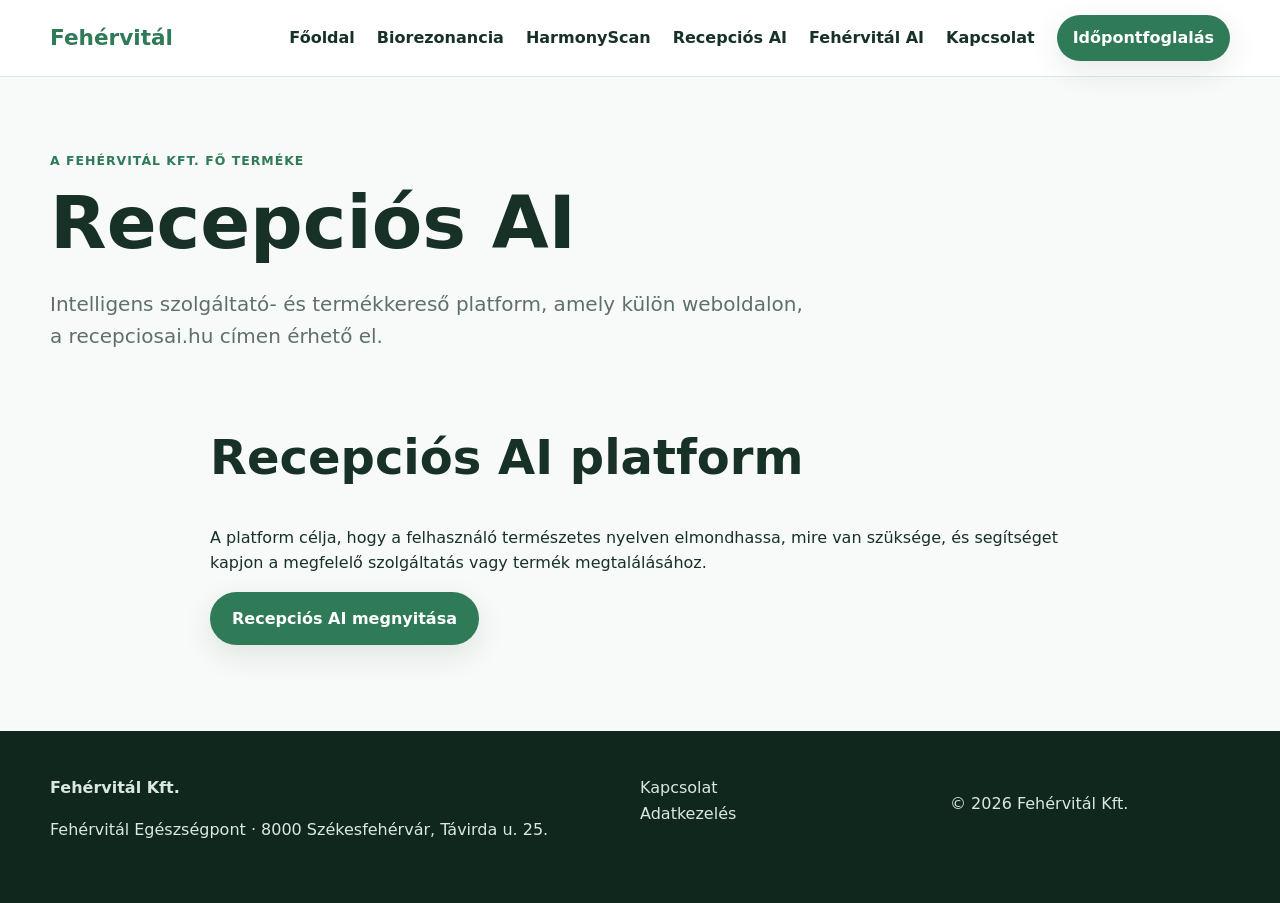
<file: recepcios-ai.html>
<!doctype html><html lang="hu"><head><meta charset="utf-8"><meta name="viewport" content="width=device-width, initial-scale=1"><title>Recepciós AI | Fehérvitál</title><link rel="stylesheet" href="assets/css/style.css"></head><body><header class="site-header"><div class="container nav-wrap"><a class="brand" href="preview.html">Fehérvitál</a><button class="menu-toggle" aria-label="Menü megnyitása" aria-expanded="false">☰</button><nav class="nav" id="mainNav">
        <a href="preview.html">Főoldal</a>
        <a href="biorezonancia.html">Biorezonancia</a>
        <a href="harmonyscan.html">HarmonyScan</a>
        <a href="recepcios-ai.html">Recepciós AI</a>
        <a href="ai.html">Fehérvitál AI</a>
        <a href="kapcsolat.html">Kapcsolat</a>
        <a class="btn btn-small" href="https://recepciosai.hu/b/fehervital-egeszsegpont">Időpontfoglalás</a>
      </nav></div></header><main><section class="page-hero"><div class="container"><span class="eyebrow" data-cms-field="eyebrow">A Fehérvitál Kft. fő terméke</span><h1 data-cms-field="title">Recepciós AI</h1><p class="lead" data-cms-field="lead">Intelligens szolgáltató- és termékkereső platform, amely külön weboldalon, a recepciosai.hu címen érhető el.</p></div></section><section class="content"><div class="container prose"><h2>Recepciós AI platform</h2><p>A platform célja, hogy a felhasználó természetes nyelven elmondhassa, mire van szüksége, és segítséget kapjon a megfelelő szolgáltatás vagy termék megtalálásához.</p><p><a class="btn" href="https://recepciosai.hu" target="_blank" rel="noopener">Recepciós AI megnyitása</a></p></div></section><section class="section cms-content-section" aria-label="Szerkeszthető tartalom"><div class="container"><div id="cms-content" data-cms-page="recepcios_ai"></div></div></section></main><footer class="footer"><div class="container footer-grid"><div><strong>Fehérvitál Kft.</strong><p>Fehérvitál Egészségpont · 8000 Székesfehérvár, Távirda u. 25.</p></div><div><a href="kapcsolat.html">Kapcsolat</a><br><a href="adatkezeles.html">Adatkezelés</a></div><div><p>© 2026 Fehérvitál Kft.</p></div></div></footer><script src="assets/js/app.js"></script></body></html>
</file>
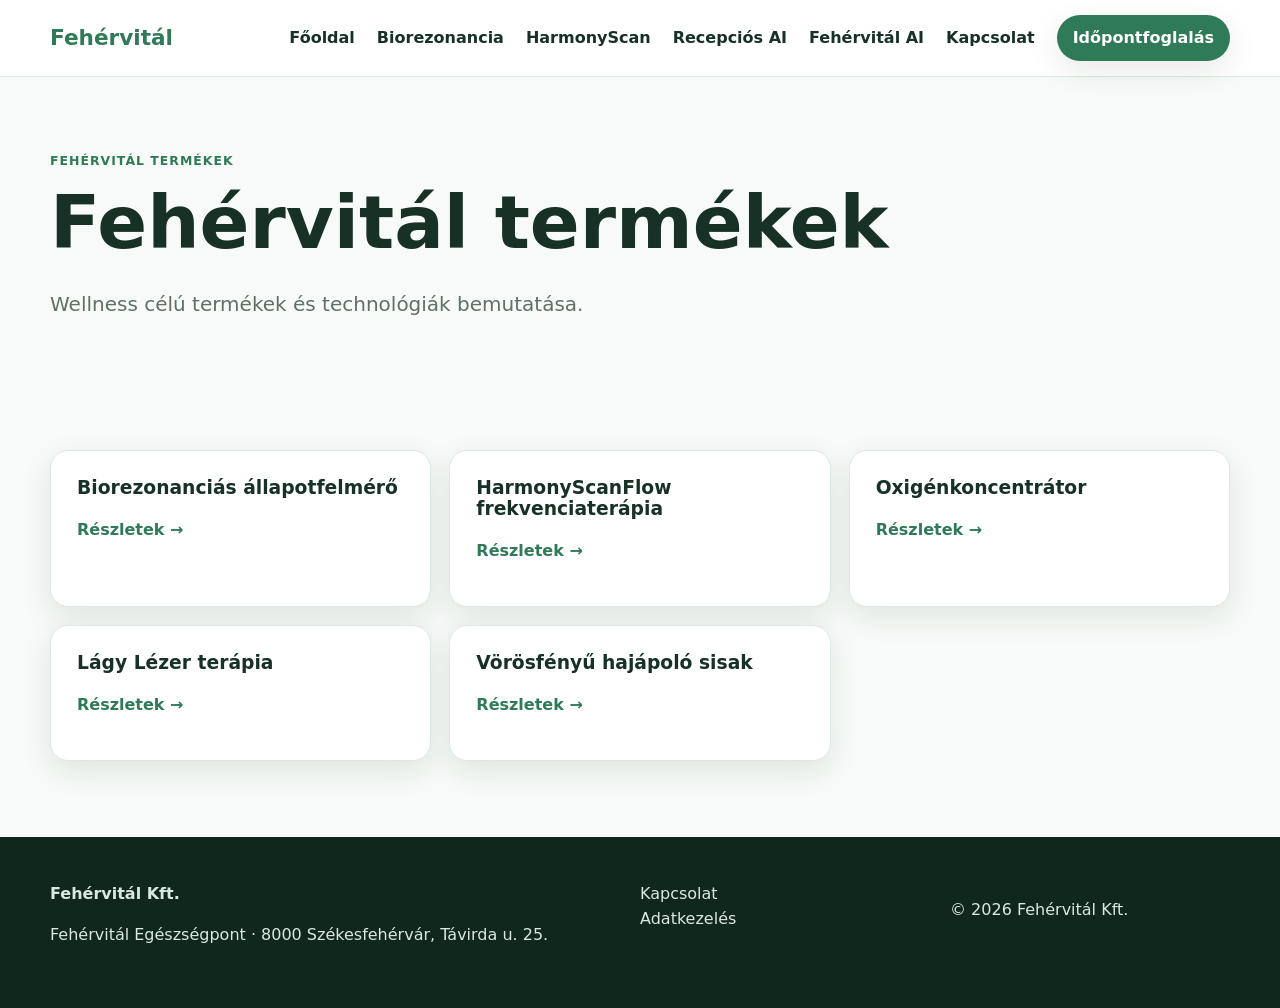
<file: termekek.html>
<!doctype html><html lang="hu"><head><meta charset="utf-8"><meta name="viewport" content="width=device-width, initial-scale=1"><title>Fehérvitál termékek | Fehérvitál</title><link rel="stylesheet" href="assets/css/style.css"></head><body><header class="site-header"><div class="container nav-wrap"><a class="brand" href="preview.html">Fehérvitál</a><button class="menu-toggle" aria-label="Menü megnyitása" aria-expanded="false">☰</button><nav class="nav" id="mainNav">
        <a href="preview.html">Főoldal</a>
        <a href="biorezonancia.html">Biorezonancia</a>
        <a href="harmonyscan.html">HarmonyScan</a>
        <a href="recepcios-ai.html">Recepciós AI</a>
        <a href="ai.html">Fehérvitál AI</a>
        <a href="kapcsolat.html">Kapcsolat</a>
        <a class="btn btn-small" href="https://recepciosai.hu/b/fehervital-egeszsegpont">Időpontfoglalás</a>
      </nav></div></header><main><section class="page-hero"><div class="container"><span class="eyebrow" data-cms-field="eyebrow">Személyesen megismerhető technológiák</span><h1 data-cms-field="title">Fehérvitál termékek</h1><p class="lead" data-cms-field="lead">A Fehérvitál Egészségpontban több wellness célú Fehérvitál termék és technológia is kipróbálható. Az egyes lehetőségekről külön oldalakon talál részletes tájékoztatást.</p></div></section><section class="section"><div class="container"><div class="cards"><article class="card"><h3>Biorezonanciás állapotfelmérő</h3><p><a class="text-link" href="biorezonancia.html">Részletek →</a></p></article><article class="card"><h3>HarmonyScanFlow frekvenciaterápia</h3><p><a class="text-link" href="harmonyscan.html">Részletek →</a></p></article><article class="card"><h3>Oxigénkoncentrátor</h3><p><a class="text-link" href="oxigenkoncentrator.html">Részletek →</a></p></article><article class="card"><h3>Lágy Lézer terápia</h3><p><a class="text-link" href="lagy-lezer.html">Részletek →</a></p></article><article class="card"><h3>Vörösfényű hajápoló sisak</h3><p><a class="text-link" href="vorosfenyu-hajapolo-sisak.html">Részletek →</a></p></article></div></div></section><section class="section cms-content-section" aria-label="Szerkeszthető tartalom"><div class="container"><div id="cms-content" data-cms-page="termekek"></div></div></section></main><footer class="footer"><div class="container footer-grid"><div><strong>Fehérvitál Kft.</strong><p>Fehérvitál Egészségpont · 8000 Székesfehérvár, Távirda u. 25.</p></div><div><a href="kapcsolat.html">Kapcsolat</a><br><a href="adatkezeles.html">Adatkezelés</a></div><div><p>© 2026 Fehérvitál Kft.</p></div></div></footer><script src="assets/js/app.js"></script></body></html>
</file>
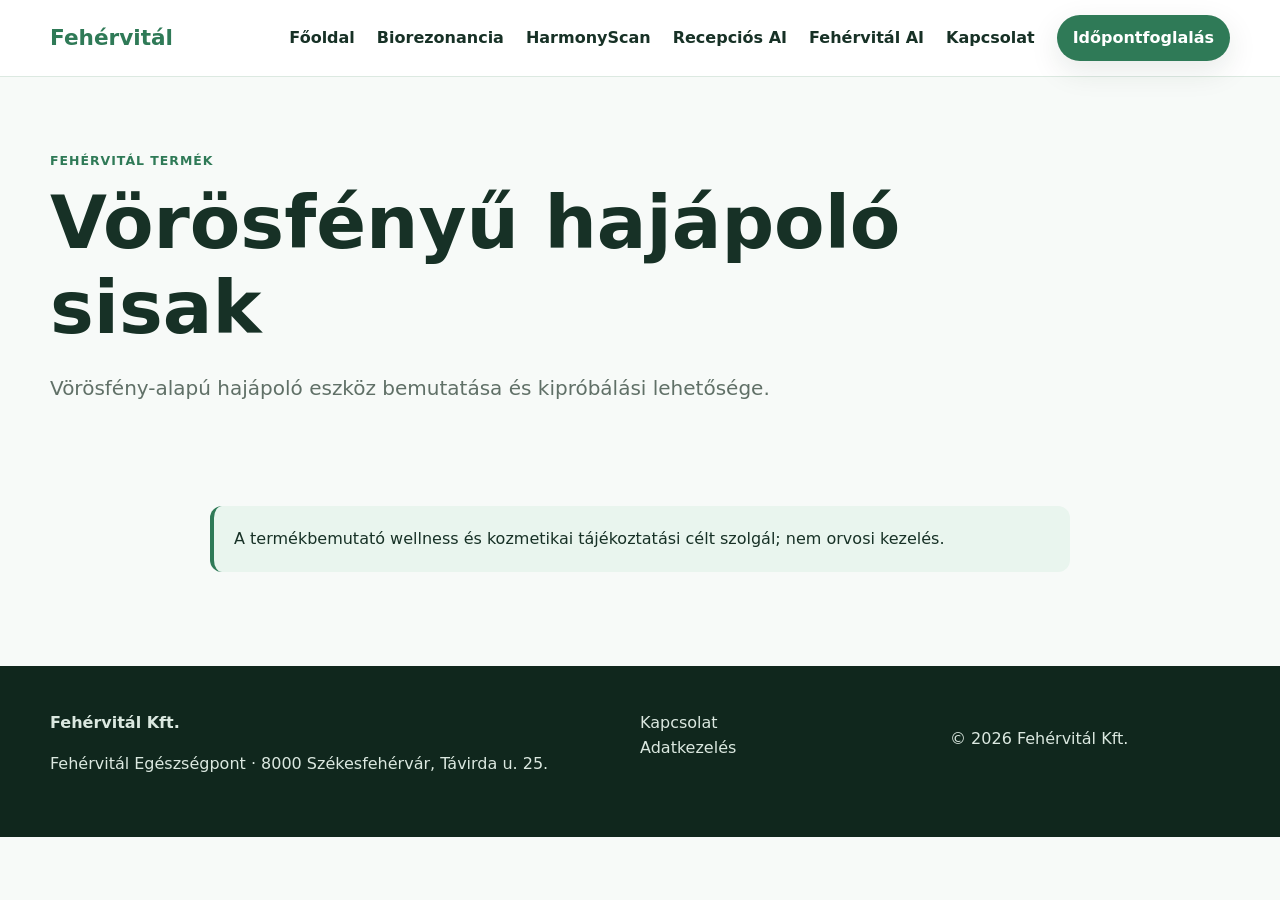
<file: vorosfenyu-hajapolo-sisak.html>
<!doctype html><html lang="hu"><head><meta charset="utf-8"><meta name="viewport" content="width=device-width, initial-scale=1"><title>Vörösfényű hajápoló sisak | Fehérvitál</title><link rel="stylesheet" href="assets/css/style.css"></head><body><header class="site-header"><div class="container nav-wrap"><a class="brand" href="preview.html">Fehérvitál</a><button class="menu-toggle" aria-label="Menü megnyitása" aria-expanded="false">☰</button><nav class="nav" id="mainNav">
        <a href="preview.html">Főoldal</a>
        <a href="biorezonancia.html">Biorezonancia</a>
        <a href="harmonyscan.html">HarmonyScan</a>
        <a href="recepcios-ai.html">Recepciós AI</a>
        <a href="ai.html">Fehérvitál AI</a>
        <a href="kapcsolat.html">Kapcsolat</a>
        <a class="btn btn-small" href="https://recepciosai.hu/b/fehervital-egeszsegpont">Időpontfoglalás</a>
      </nav></div></header><main><section class="page-hero"><div class="container"><span class="eyebrow" data-cms-field="eyebrow">Fehérvitál termék</span><h1 data-cms-field="title">Vörösfényű hajápoló sisak</h1><p class="lead" data-cms-field="lead">Vörösfény-alapú hajápoló eszköz bemutatása és kipróbálási lehetősége a Fehérvitál Egészségpontban.</p></div></section><section class="content"><div class="container prose"><div class="info-box">A termékbemutató wellness és kozmetikai tájékoztatási célt szolgál; nem orvosi kezelés.</div></div></section><section class="section cms-content-section" aria-label="Szerkeszthető tartalom"><div class="container"><div id="cms-content" data-cms-page="vorosfenyu_hajapolo_sisak"></div></div></section></main><footer class="footer"><div class="container footer-grid"><div><strong>Fehérvitál Kft.</strong><p>Fehérvitál Egészségpont · 8000 Székesfehérvár, Távirda u. 25.</p></div><div><a href="kapcsolat.html">Kapcsolat</a><br><a href="adatkezeles.html">Adatkezelés</a></div><div><p>© 2026 Fehérvitál Kft.</p></div></div></footer><script src="assets/js/app.js"></script></body></html>
</file>
<file: assets/css/style.css>
:root{
  --bg:#f6faf7; --surface:#ffffff; --text:#173126; --muted:#607067;
  --primary:#2f7a57; --primary-dark:#225f43; --line:#dce9e1; --accent:#e9f5ee;
  --shadow:0 14px 40px rgba(23,49,38,.08); --radius:22px; --max:1180px;
}
*{box-sizing:border-box}
html{scroll-behavior:smooth}
body{margin:0;font-family:Inter,ui-sans-serif,system-ui,-apple-system,BlinkMacSystemFont,"Segoe UI",sans-serif;background:var(--bg);color:var(--text);line-height:1.6}
a{color:inherit;text-decoration:none}
.container{width:min(var(--max),calc(100% - 32px));margin:auto}
.site-header{position:sticky;top:0;z-index:20;background:rgba(255,255,255,.94);backdrop-filter:blur(10px);border-bottom:1px solid var(--line)}
.nav-wrap{min-height:76px;display:flex;align-items:center;justify-content:space-between;gap:24px}
.brand{font-size:1.35rem;font-weight:800;color:var(--primary)}
.nav{display:flex;align-items:center;gap:22px}
.nav a{font-weight:650}
.menu-toggle{display:none;background:none;border:0;font-size:1.8rem}
.btn{display:inline-flex;align-items:center;justify-content:center;background:var(--primary);color:#fff;padding:14px 22px;border-radius:999px;font-weight:800;box-shadow:var(--shadow)}
.btn:hover{background:var(--primary-dark)}
.btn-small{padding:10px 16px}
.btn-ghost{background:transparent;color:var(--primary);border:1px solid var(--primary)}
.btn-light{background:#fff;color:var(--primary)}
.hero{padding:88px 0 72px;background:radial-gradient(circle at 80% 20%,#dff3e7 0,transparent 38%),linear-gradient(180deg,#fff,#f6faf7)}
.hero-grid{display:grid;grid-template-columns:1.25fr .75fr;gap:48px;align-items:center}
.eyebrow{display:inline-block;color:var(--primary);font-weight:800;letter-spacing:.08em;text-transform:uppercase;font-size:.78rem;margin-bottom:10px}
h1,h2,h3{line-height:1.15;margin-top:0}
h1{font-size:clamp(2.5rem,6vw,4.6rem);max-width:900px;margin-bottom:22px}
h2{font-size:clamp(2rem,4vw,3rem)}
.lead{font-size:1.25rem;color:var(--muted);max-width:760px}
.hero-actions{display:flex;gap:12px;flex-wrap:wrap;margin:30px 0 18px}
.note{font-size:.9rem;color:var(--muted)}
.hero-card,.card,.step{background:var(--surface);border:1px solid var(--line);border-radius:var(--radius);box-shadow:var(--shadow)}
.hero-card{padding:34px}
.pulse{width:72px;height:72px;border-radius:50%;background:var(--accent);position:relative;margin-bottom:28px}
.pulse:after{content:"";position:absolute;inset:20px;border-radius:50%;background:var(--primary)}
.section{padding:76px 0}
.alt{background:#edf6f0}
.section-head{max-width:760px;margin-bottom:34px}
.cards{display:grid;grid-template-columns:repeat(3,1fr);gap:18px}
.card{padding:26px}
.card p,.step p,.split p{color:var(--muted)}
.steps{display:grid;grid-template-columns:repeat(4,1fr);gap:18px}
.step{padding:24px}
.step b{display:inline-grid;place-items:center;width:38px;height:38px;border-radius:50%;background:var(--primary);color:#fff;margin-bottom:18px}
.split{display:grid;grid-template-columns:1fr 1fr;gap:48px}
.text-link{color:var(--primary);font-weight:800}
.cta{padding:54px 0;background:var(--primary);color:#fff}
.cta-inner{display:flex;align-items:center;justify-content:space-between;gap:30px}
.cta .eyebrow{color:#d8f0e2}
.footer{background:#10271d;color:#dbe8e0;padding:44px 0}
.footer-grid{display:grid;grid-template-columns:2fr 1fr 1fr;gap:30px}
.page-hero{padding:70px 0 34px}
.content{padding:24px 0 70px}
.prose{max-width:860px}
.info-box{padding:20px;border-left:4px solid var(--primary);background:var(--accent);border-radius:12px;margin:24px 0}
@media(max-width:900px){
  .menu-toggle{display:block}
  .nav{display:none;position:absolute;top:76px;left:0;right:0;background:#fff;padding:18px 22px;border-bottom:1px solid var(--line);flex-direction:column;align-items:flex-start}
  .nav.open{display:flex}
  .hero-grid,.split,.footer-grid{grid-template-columns:1fr}
  .cards{grid-template-columns:repeat(2,1fr)}
  .steps{grid-template-columns:repeat(2,1fr)}
  .cta-inner{align-items:flex-start;flex-direction:column}
}
@media(max-width:620px){
  .cards,.steps{grid-template-columns:1fr}
  .hero{padding-top:58px}
}


/* Fehérvitál tartalomkezelőből érkező blokkok */
.cms-content-section.cms-empty{display:none}
#cms-content{display:grid;gap:32px}
.cms-block{max-width:980px}
.cms-block p{color:var(--muted);font-size:1.06rem;white-space:pre-line}
.cms-media{margin:0}
.cms-media img,.cms-media video{display:block;width:100%;max-height:720px;object-fit:contain;border-radius:var(--radius);background:#fff;border:1px solid var(--line);box-shadow:var(--shadow)}
.cms-video iframe{display:block;width:100%;aspect-ratio:16/9;border:0;border-radius:var(--radius);background:#000;box-shadow:var(--shadow)}
.cms-media figcaption{margin-top:10px;color:var(--muted);font-size:.94rem}


/* Fehérvitál CMS V2 */
#cms-content{align-items:start}
.cms-block{width:100%}
.cms-width-100{max-width:980px}
.cms-width-75{max-width:735px}
.cms-width-50{max-width:490px}
.cms-align-center{margin-left:auto;margin-right:auto;text-align:center}
.cms-highlight{background:var(--soft);border:1px solid var(--line);padding:24px;border-radius:var(--radius)}
.cms-block h2,.cms-block h3{margin-top:0}
.cms-media a{display:block}
@media(max-width:760px){
  .cms-width-50,.cms-width-75,.cms-width-100{max-width:100%}
}


/* Fehérvitál CMS V4 */
.cms-cta-box{padding:34px;border-radius:22px;background:#edf6f0;border:1px solid var(--line);text-align:center}
.cms-cta-box p{color:var(--muted);max-width:720px;margin:0 auto 18px}
.cms-faq-list{display:grid;gap:10px}
.cms-faq-list details{background:#fff;border:1px solid var(--line);border-radius:14px;padding:14px 16px}
.cms-faq-list summary{cursor:pointer;font-weight:800;color:var(--text)}
.cms-faq-list details p{color:var(--muted);margin-bottom:2px}


/* Fehérvitál Media CMS V5 */
.cms-site-logo{display:block;max-height:48px;max-width:210px;object-fit:contain}
.cms-hero-media-wrap{display:flex;align-items:center;justify-content:center;min-height:220px;margin-bottom:18px}
.cms-hero-media-wrap.cms-hero-empty{display:none}
.cms-hero-media{display:block;width:100%;max-height:420px;object-fit:cover;border-radius:var(--radius);box-shadow:var(--shadow)}
.cms-hero-video{aspect-ratio:16/9;border:0}
.cms-gallery-section.cms-empty{display:none}
.cms-gallery{display:grid;grid-template-columns:repeat(3,minmax(0,1fr));gap:18px}
.cms-gallery-item{margin:0;background:#fff;border:1px solid var(--line);border-radius:var(--radius);overflow:hidden}
.cms-gallery-item img{display:block;width:100%;aspect-ratio:4/3;object-fit:cover}
.cms-gallery-item figcaption{padding:10px 12px;font-size:.9rem;color:var(--muted)}
@media(max-width:900px){.cms-gallery{grid-template-columns:repeat(2,minmax(0,1fr))}}
@media(max-width:620px){.cms-gallery{grid-template-columns:1fr}}


/* Fehérvitál Pro CMS V6 */
.cms-iconbox,.cms-testimonial,.cms-price{background:var(--card,#fff);border:1px solid var(--line,#dce9e1);padding:22px;border-radius:var(--radius);box-shadow:var(--shadow)}
.cms-icon{font-size:2rem;margin-bottom:8px}
.cms-testimonial blockquote{margin:0 0 12px;font-size:1.06rem;line-height:1.7}
.cms-testimonial-author{font-weight:800}
.cms-price-value{font-size:2rem;font-weight:900;margin:8px 0 12px}
.cms-divider hr{border:0;border-top:1px solid var(--line,#dce9e1)}
.cms-buttons{display:flex;gap:10px;flex-wrap:wrap}


/* Fehérvitál CMS V19.2 */
.cms-media-title{margin:0 0 8px;font-size:1.22rem}.cms-media-description{margin:0 0 14px;white-space:pre-line}
</file>
